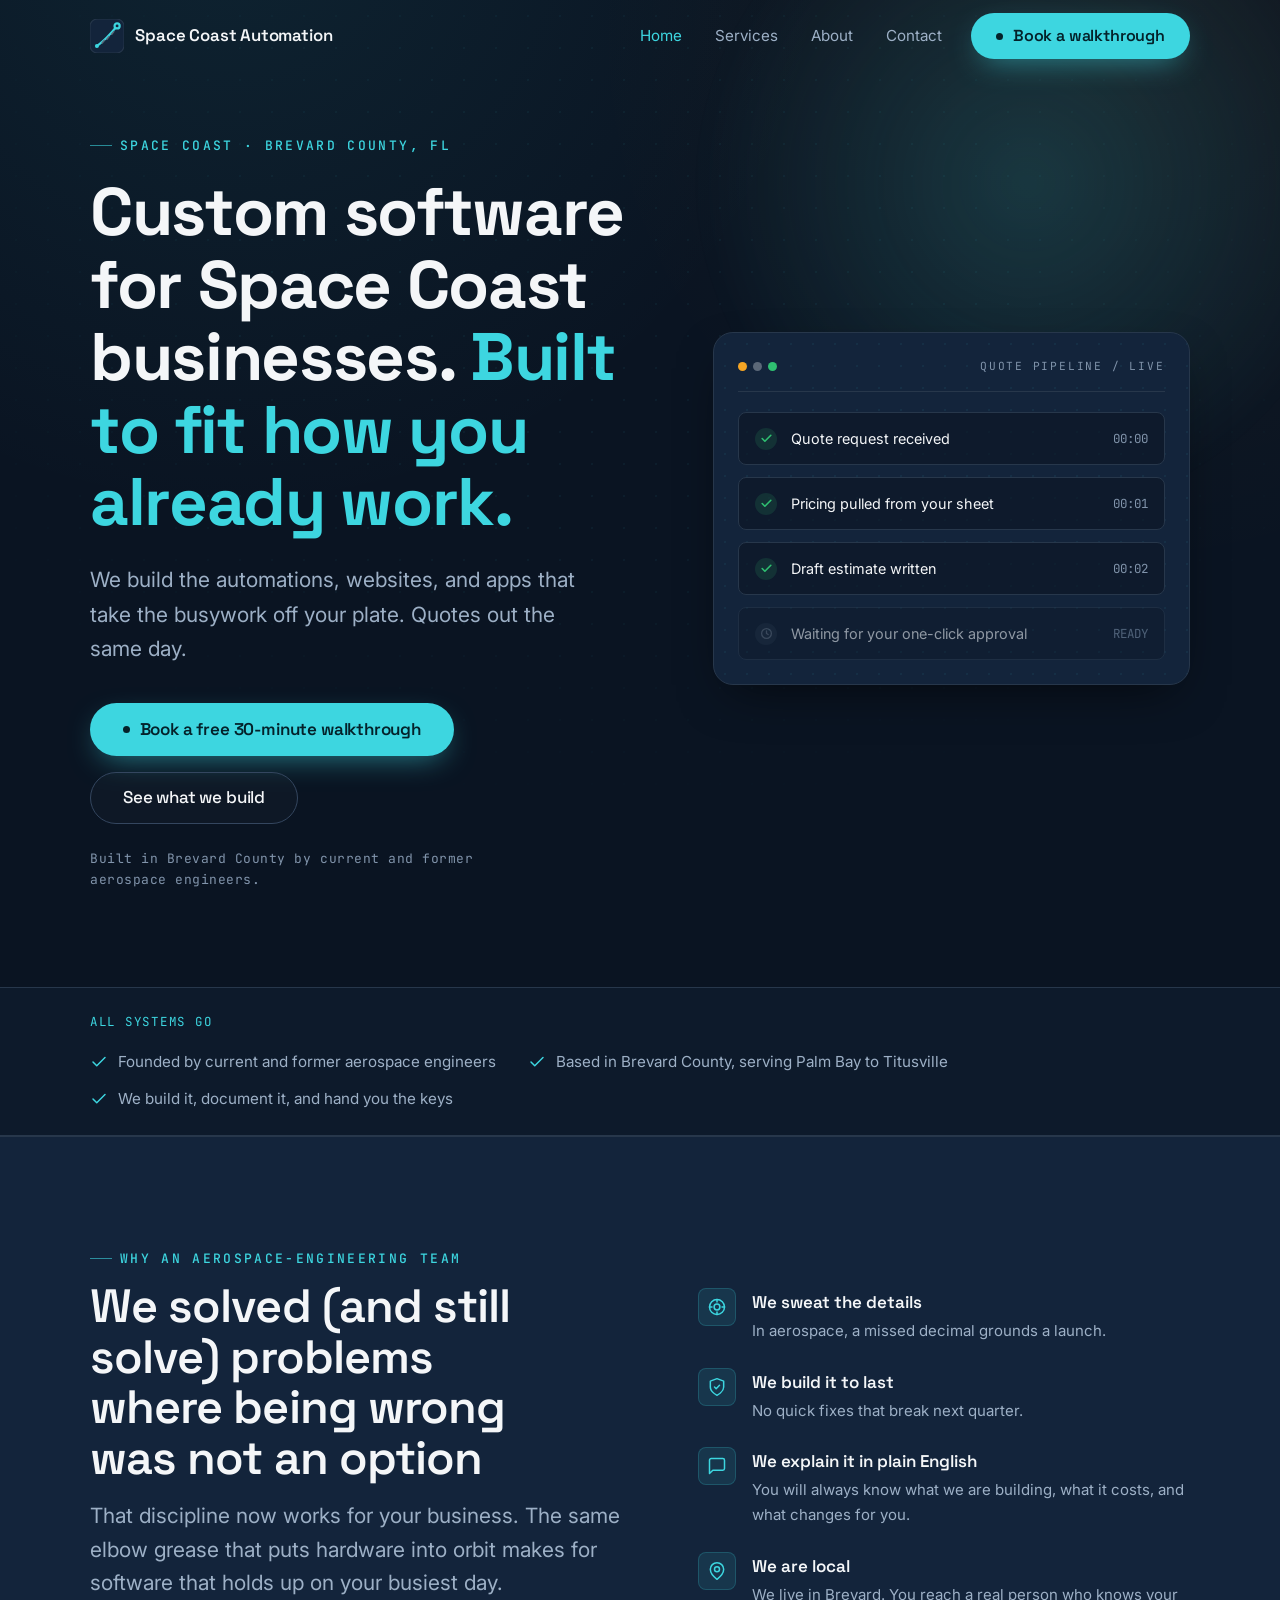
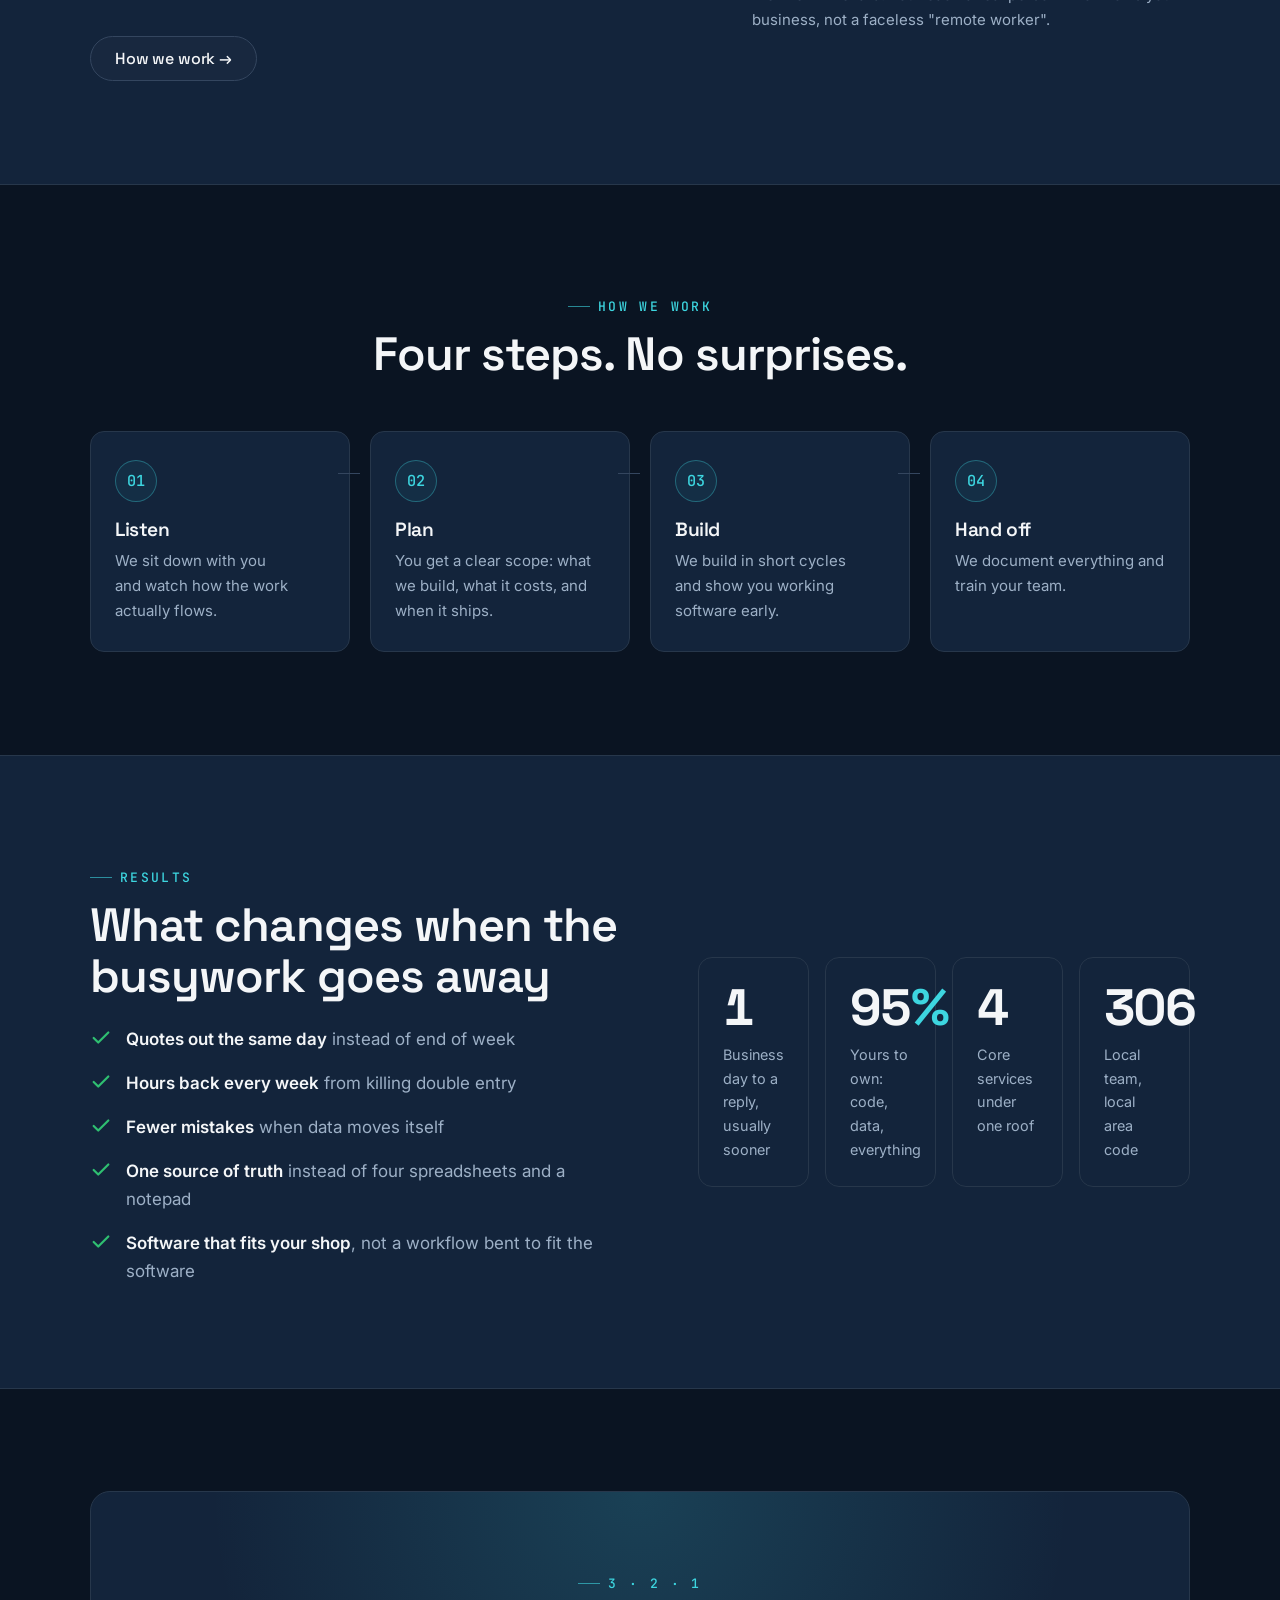
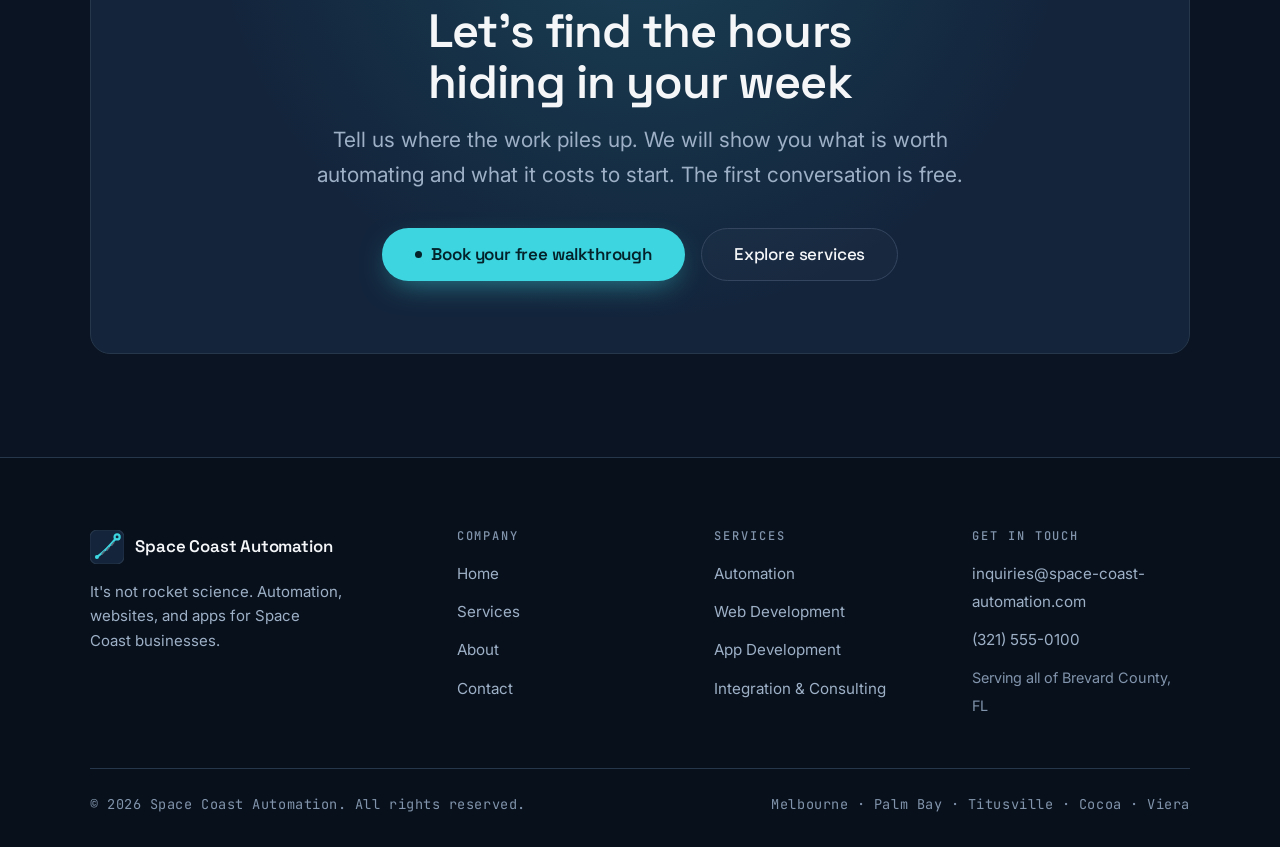
<file: index.html>
<!DOCTYPE html>
<html lang="en">
<head>
  <meta charset="UTF-8" />
  <meta name="viewport" content="width=device-width, initial-scale=1.0" />
  <title>Space Coast Automation | AI &amp; Web for Brevard County</title>
  <meta name="description" content="Custom websites, apps, and AI business process automation for Space Coast small businesses." />
  <link rel="canonical" href="https://space-coast-automation.com/" />
  <meta name="theme-color" content="#0a1422" />

  <!-- Open Graph -->
  <meta property="og:type" content="website" />
  <meta property="og:site_name" content="Space Coast Automation" />
  <meta property="og:title" content="Space Coast Automation: AI, Web &amp; App Development in Brevard County FL" />
  <meta property="og:description" content="We build custom websites, mobile apps, and AI workflow automation for small businesses across the Space Coast." />
  <meta property="og:url" content="https://space-coast-automation.com/" />
  <meta property="og:image" content="https://space-coast-automation.com/assets/img/og-default.png" />
  <meta property="og:image:width" content="1200" />
  <meta property="og:image:height" content="630" />

  <!-- Twitter -->
  <meta name="twitter:card" content="summary_large_image" />
  <meta name="twitter:title" content="Space Coast Automation: AI, Web &amp; App Development" />
  <meta name="twitter:description" content="Custom websites, apps, and AI automation for Space Coast small businesses." />
  <meta name="twitter:image" content="https://space-coast-automation.com/assets/img/og-default.png" />

  <!-- Icons -->
  <link rel="icon" href="/assets/img/favicon.svg" type="image/svg+xml" />
  <link rel="icon" href="/assets/img/favicon.ico" sizes="any" />
  <link rel="apple-touch-icon" href="/assets/img/apple-touch-icon.png" />
  <link rel="manifest" href="/site.webmanifest" />

  <!-- Fonts -->
  <link rel="preconnect" href="https://fonts.googleapis.com" />
  <link rel="preconnect" href="https://fonts.gstatic.com" crossorigin />
  <link rel="stylesheet" href="https://fonts.googleapis.com/css2?family=Space+Grotesk:wght@400;500;600;700&family=Inter:wght@400;500;600&family=JetBrains+Mono:wght@400;500&display=swap" />

  <link rel="stylesheet" href="/assets/css/styles.css" />

  <script type="application/ld+json">
  {"@context":"https://schema.org","@type":"ProfessionalService","@id":"https://space-coast-automation.com/#organization","name":"Space Coast Automation","description":"Space Coast Automation builds custom websites, mobile and web apps, and AI-powered business process automation for small businesses across Brevard County, Florida.","url":"https://space-coast-automation.com/","logo":"https://space-coast-automation.com/assets/img/icon-512.png","image":"https://space-coast-automation.com/assets/img/og-default.png","email":"inquiries@space-coast-automation.com","priceRange":"$$","address":{"@type":"PostalAddress","addressLocality":"Melbourne","addressRegion":"FL","addressCountry":"US"},"geo":{"@type":"GeoCoordinates","latitude":"28.0836","longitude":"-80.6081"},"areaServed":[{"@type":"AdministrativeArea","name":"Space Coast"},{"@type":"AdministrativeArea","name":"Brevard County, Florida"},{"@type":"City","name":"Melbourne, FL"},{"@type":"City","name":"Palm Bay, FL"},{"@type":"City","name":"Titusville, FL"},{"@type":"City","name":"Cocoa, FL"},{"@type":"City","name":"Cocoa Beach, FL"},{"@type":"City","name":"Rockledge, FL"},{"@type":"City","name":"Viera, FL"},{"@type":"City","name":"West Melbourne, FL"},{"@type":"City","name":"Satellite Beach, FL"},{"@type":"City","name":"Merritt Island, FL"}],"knowsAbout":["Business process automation","AI automation","Workflow automation","Custom website design","Custom web application development","Mobile app development","AI integration for small business"],"hasOfferCatalog":{"@type":"OfferCatalog","name":"Automation and Development Services","itemListElement":[{"@type":"Offer","itemOffered":{"@type":"Service","name":"Business Process Automation","description":"AI and workflow automation to reduce manual data entry, automate invoicing and scheduling, and integrate CRM systems for Space Coast small businesses."}},{"@type":"Offer","itemOffered":{"@type":"Service","name":"Custom Website Design and Development","description":"Responsive, mobile-first custom website design and development for Brevard County businesses."}},{"@type":"Offer","itemOffered":{"@type":"Service","name":"Mobile and Web App Development","description":"Custom iOS, Android, and web application development for local Brevard County businesses."}},{"@type":"Offer","itemOffered":{"@type":"Service","name":"Systems Integration and Consulting","description":"Connecting the tools a business already runs and advising on buy-versus-build decisions."}}]}}
  </script>
</head>
<body>
  <a class="skip-link" href="#main">Skip to content</a>

  <header class="site-header" data-header>
    <div class="container">
      <nav class="nav" aria-label="Primary">
        <a class="nav__logo" href="/" aria-label="Space Coast Automation, home">
          <svg width="34" height="34" viewBox="0 0 32 32" data-draw aria-hidden="true" focusable="false">
            <rect width="32" height="32" rx="7" fill="#13243B" stroke="#27374b" stroke-width="1" />
            <circle cx="6.5" cy="25.5" r="1.9" fill="#3DD6E0" />
            <path class="draw-path" pathLength="1" d="M6.5 25.5 Q15.5 19 25.5 6.5" fill="none" stroke="#3DD6E0" stroke-width="2.1" stroke-linecap="round" />
            <line x1="11.4" y1="22.6" x2="13.4" y2="20.1" stroke="#5B6878" stroke-width="1.4" stroke-linecap="round" />
            <line x1="15.9" y1="19.1" x2="17.9" y2="16.6" stroke="#5B6878" stroke-width="1.4" stroke-linecap="round" />
            <line x1="20.4" y1="14.4" x2="22.4" y2="11.9" stroke="#5B6878" stroke-width="1.4" stroke-linecap="round" />
            <circle cx="25.5" cy="6.5" r="2.4" fill="#13243B" stroke="#3DD6E0" stroke-width="2.1" />
          </svg>
          <span>Space Coast Automation</span>
        </a>

        <button class="nav__toggle" data-nav-toggle aria-expanded="false" aria-controls="nav-menu">
          <span class="sr-only">Menu</span>
          <svg class="icon-open" viewBox="0 0 24 24" fill="none" stroke="currentColor" stroke-width="2" stroke-linecap="round" aria-hidden="true"><path d="M3 6h18M3 12h18M3 18h18" /></svg>
          <svg class="icon-close" viewBox="0 0 24 24" fill="none" stroke="currentColor" stroke-width="2" stroke-linecap="round" aria-hidden="true"><path d="M18 6 6 18M6 6l12 12" /></svg>
        </button>

        <div class="nav__menu" id="nav-menu" data-nav-menu>
          <ul class="nav__links">
            <li><a class="nav__link" href="/" aria-current="page">Home</a></li>
            <li><a class="nav__link" href="/services/">Services</a></li>
            <li><a class="nav__link" href="/about/">About</a></li>
            <li><a class="nav__link" href="/contact/">Contact</a></li>
          </ul>
          <div class="nav__actions">
            <a class="btn btn--primary" href="/contact/"><span class="dot" aria-hidden="true"></span>Book a walkthrough</a>
          </div>
        </div>
      </nav>
    </div>
  </header>

  <main id="main">
    <!-- ===================== Hero ===================== -->
    <section class="hero">
      <div class="hero__bg" aria-hidden="true"></div>
      <div class="hero__glow" aria-hidden="true"></div>
      <div class="container">
        <div class="hero__inner">
          <div class="hero__copy">
            <span class="eyebrow reveal">Space Coast &middot; Brevard County, FL</span>
            <h1 class="hero__title reveal" data-delay="1">Custom software for Space Coast businesses. <span class="accent">Built to fit how you already work.</span></h1>
            <p class="hero__subtitle reveal" data-delay="2">We build the automations, websites, and apps that take the busywork off your plate. Quotes out the same day.</p>
            <div class="hero__actions reveal" data-delay="2">
              <a class="btn btn--primary btn--lg" href="/contact/"><span class="dot" aria-hidden="true"></span>Book a free 30-minute walkthrough</a>
              <a class="btn btn--secondary btn--lg" href="/services/">See what we build</a>
            </div>
            <p class="hero__note reveal" data-delay="3">Built in Brevard County by current and former aerospace engineers.</p>
          </div>

          <div class="hero__visual reveal" data-delay="2">
            <div class="panel" role="img" aria-label="Example automation flow: a new quote request moving through automated steps until a draft estimate is ready to send.">
              <div class="panel__bar">
                <span class="panel__dots" aria-hidden="true"><span></span><span></span><span></span></span>
                <span class="panel__label">QUOTE&nbsp;PIPELINE&nbsp;/&nbsp;LIVE</span>
              </div>
              <div class="flow">
                <div class="flow__row">
                  <span class="tick" aria-hidden="true"><svg viewBox="0 0 24 24" fill="none" stroke="currentColor" stroke-width="3" stroke-linecap="round" stroke-linejoin="round"><path d="M20 6 9 17l-5-5" /></svg></span>
                  Quote request received
                  <code>00:00</code>
                </div>
                <div class="flow__row">
                  <span class="tick" aria-hidden="true"><svg viewBox="0 0 24 24" fill="none" stroke="currentColor" stroke-width="3" stroke-linecap="round" stroke-linejoin="round"><path d="M20 6 9 17l-5-5" /></svg></span>
                  Pricing pulled from your sheet
                  <code>00:01</code>
                </div>
                <div class="flow__row">
                  <span class="tick" aria-hidden="true"><svg viewBox="0 0 24 24" fill="none" stroke="currentColor" stroke-width="3" stroke-linecap="round" stroke-linejoin="round"><path d="M20 6 9 17l-5-5" /></svg></span>
                  Draft estimate written
                  <code>00:02</code>
                </div>
                <div class="flow__row flow__row--muted">
                  <span class="tick" aria-hidden="true"><svg viewBox="0 0 24 24" fill="none" stroke="currentColor" stroke-width="2.4" stroke-linecap="round"><circle cx="12" cy="12" r="9" /><path d="M12 7v5l3 2" /></svg></span>
                  Waiting for your one-click approval
                  <code>READY</code>
                </div>
              </div>
            </div>
          </div>
        </div>
      </div>
    </section>

    <!-- ===================== Trust strip ===================== -->
    <section class="trust">
      <div class="container">
        <div class="trust__inner">
          <span class="trust__tag">All systems go</span>
          <ul class="trust__list">
            <li class="trust__item reveal"><svg viewBox="0 0 24 24" fill="none" stroke="currentColor" stroke-width="2" stroke-linecap="round" stroke-linejoin="round" aria-hidden="true"><path d="M20 6 9 17l-5-5" /></svg>Founded by current and former aerospace engineers</li>
            <li class="trust__item reveal" data-delay="1"><svg viewBox="0 0 24 24" fill="none" stroke="currentColor" stroke-width="2" stroke-linecap="round" stroke-linejoin="round" aria-hidden="true"><path d="M20 6 9 17l-5-5" /></svg>Based in Brevard County, serving Palm Bay to Titusville</li>
            <li class="trust__item reveal" data-delay="2"><svg viewBox="0 0 24 24" fill="none" stroke="currentColor" stroke-width="2" stroke-linecap="round" stroke-linejoin="round" aria-hidden="true"><path d="M20 6 9 17l-5-5" /></svg>We build it, document it, and hand you the keys</li>
          </ul>
        </div>
      </div>
    </section>


    <!-- ===================== Why aerospace ===================== -->
    <section class="section section--panel">
      <div class="container">
        <div class="split">
          <div>
            <span class="eyebrow">Why an aerospace-engineering team</span>
            <h2 class="section__title" style="margin-top:0.75rem">We solved (and still solve) problems where being wrong was not an option</h2>
            <p class="lead" style="margin-top:1rem">That discipline now works for your business. The same elbow grease that puts hardware into orbit makes for software that holds up on your busiest day.</p>
            <div class="hero__actions">
              <a class="btn btn--secondary" href="/about/">How we work &rarr;</a>
            </div>
          </div>
          <div class="feature-list">
            <div class="feature reveal">
              <span class="feature__icon" aria-hidden="true"><svg viewBox="0 0 24 24" fill="none" stroke="currentColor" stroke-width="1.8" stroke-linecap="round" stroke-linejoin="round"><circle cx="12" cy="12" r="9" /><circle cx="12" cy="12" r="3.5" /><path d="M12 3v3M12 18v3M3 12h3M18 12h3" /></svg></span>
              <div>
                <p class="feature__title">We sweat the details</p>
                <p class="feature__text">In aerospace, a missed decimal grounds a launch.</p>
              </div>
            </div>
            <div class="feature reveal" data-delay="1">
              <span class="feature__icon" aria-hidden="true"><svg viewBox="0 0 24 24" fill="none" stroke="currentColor" stroke-width="1.8" stroke-linecap="round" stroke-linejoin="round"><path d="M12 22s8-4 8-10V5l-8-3-8 3v7c0 6 8 10 8 10Z" /><path d="m9 12 2 2 4-4" /></svg></span>
              <div>
                <p class="feature__title">We build it to last</p>
                <p class="feature__text">No quick fixes that break next quarter.</p>
              </div>
            </div>
            <div class="feature reveal" data-delay="2">
              <span class="feature__icon" aria-hidden="true"><svg viewBox="0 0 24 24" fill="none" stroke="currentColor" stroke-width="1.8" stroke-linecap="round" stroke-linejoin="round"><path d="M21 15a2 2 0 0 1-2 2H7l-4 4V5a2 2 0 0 1 2-2h14a2 2 0 0 1 2 2Z" /></svg></span>
              <div>
                <p class="feature__title">We explain it in plain English</p>
                <p class="feature__text">You will always know what we are building, what it costs, and what changes for you.</p>
              </div>
            </div>
            <div class="feature reveal" data-delay="3">
              <span class="feature__icon" aria-hidden="true"><svg viewBox="0 0 24 24" fill="none" stroke="currentColor" stroke-width="1.8" stroke-linecap="round" stroke-linejoin="round"><path d="M20 10c0 6-8 12-8 12s-8-6-8-12a8 8 0 0 1 16 0Z" /><circle cx="12" cy="10" r="3" /></svg></span>
              <div>
                <p class="feature__title">We are local</p>
                <p class="feature__text">We live in Brevard. You reach a real person who knows your business, not a faceless "remote worker".</p>
              </div>
            </div>
          </div>
        </div>
      </div>
    </section>

    <!-- ===================== Process ===================== -->
    <section class="section">
      <div class="container">
        <div class="section__head section__head--center">
          <span class="eyebrow eyebrow--center">How we work</span>
          <h2 class="section__title">Four steps. No surprises.</h2>
        </div>
        <div class="steps">
          <div class="step reveal">
            <span class="step__num">01</span>
            <h3 class="step__title">Listen</h3>
            <p class="step__text">We sit down with you and watch how the work actually flows.</p>
          </div>
          <div class="step reveal" data-delay="1">
            <span class="step__num">02</span>
            <h3 class="step__title">Plan</h3>
            <p class="step__text">You get a clear scope: what we build, what it costs, and when it ships.</p>
          </div>
          <div class="step reveal" data-delay="2">
            <span class="step__num">03</span>
            <h3 class="step__title">Build</h3>
            <p class="step__text">We build in short cycles and show you working software early.</p>
          </div>
          <div class="step reveal" data-delay="3">
            <span class="step__num">04</span>
            <h3 class="step__title">Hand off</h3>
            <p class="step__text">We document everything and train your team.</p>
          </div>
        </div>
      </div>
    </section>

    <!-- ===================== Results + stats ===================== -->
    <section class="section section--panel">
      <div class="container">
        <div class="split">
          <div>
            <span class="eyebrow">Results</span>
            <h2 class="section__title" style="margin-top:0.75rem">What changes when the busywork goes away</h2>
            <ul class="checklist" style="margin-top:1.5rem">
              <li><svg viewBox="0 0 24 24" fill="none" stroke="currentColor" stroke-width="2.4" stroke-linecap="round" stroke-linejoin="round" aria-hidden="true"><path d="M20 6 9 17l-5-5" /></svg><span><strong>Quotes out the same day</strong> instead of end of week</span></li>
              <li><svg viewBox="0 0 24 24" fill="none" stroke="currentColor" stroke-width="2.4" stroke-linecap="round" stroke-linejoin="round" aria-hidden="true"><path d="M20 6 9 17l-5-5" /></svg><span><strong>Hours back every week</strong> from killing double entry</span></li>
              <li><svg viewBox="0 0 24 24" fill="none" stroke="currentColor" stroke-width="2.4" stroke-linecap="round" stroke-linejoin="round" aria-hidden="true"><path d="M20 6 9 17l-5-5" /></svg><span><strong>Fewer mistakes</strong> when data moves itself</span></li>
              <li><svg viewBox="0 0 24 24" fill="none" stroke="currentColor" stroke-width="2.4" stroke-linecap="round" stroke-linejoin="round" aria-hidden="true"><path d="M20 6 9 17l-5-5" /></svg><span><strong>One source of truth</strong> instead of four spreadsheets and a notepad</span></li>
              <li><svg viewBox="0 0 24 24" fill="none" stroke="currentColor" stroke-width="2.4" stroke-linecap="round" stroke-linejoin="round" aria-hidden="true"><path d="M20 6 9 17l-5-5" /></svg><span><strong>Software that fits your shop</strong>, not a workflow bent to fit the software</span></li>
            </ul>
          </div>
          <div class="stats">
            <div class="stat reveal">
              <div class="stat__num"><span data-count="1">1</span></div>
              <p class="stat__label">Business day to a reply, usually sooner</p>
            </div>
            <div class="stat reveal" data-delay="1">
              <div class="stat__num"><span data-count="100">100</span><span class="unit">%</span></div>
              <p class="stat__label">Yours to own: code, data, everything</p>
            </div>
            <div class="stat reveal" data-delay="2">
              <div class="stat__num"><span data-count="4">4</span></div>
              <p class="stat__label">Core services under one roof</p>
            </div>
            <div class="stat reveal" data-delay="3">
              <div class="stat__num"><span data-count="321">321</span></div>
              <p class="stat__label">Local team, local area code</p>
            </div>
          </div>
        </div>
      </div>
    </section>

    <!-- ===================== Final CTA ===================== -->
    <section class="section">
      <div class="container">
        <div class="cta-band reveal">
          <div class="cta-band__bg" aria-hidden="true"></div>
          <span class="eyebrow eyebrow--center">3 &middot; 2 &middot; 1</span>
          <h2 style="margin-top:0.75rem">Let's find the hours hiding in your week</h2>
          <p>Tell us where the work piles up. We will show you what is worth automating and what it costs to start. The first conversation is free.</p>
          <div class="hero__actions">
            <a class="btn btn--primary btn--lg" href="/contact/"><span class="dot" aria-hidden="true"></span>Book your free walkthrough</a>
            <a class="btn btn--secondary btn--lg" href="/services/">Explore services</a>
          </div>
        </div>
      </div>
    </section>
  </main>

  <footer class="footer">
    <div class="container">
      <div class="footer__grid">
        <div class="footer__brand">
          <a class="nav__logo" href="/" aria-label="Space Coast Automation, home">
            <svg width="34" height="34" viewBox="0 0 32 32" aria-hidden="true" focusable="false">
              <rect width="32" height="32" rx="7" fill="#13243B" stroke="#27374b" stroke-width="1" />
              <circle cx="6.5" cy="25.5" r="1.9" fill="#3DD6E0" />
              <path d="M6.5 25.5 Q15.5 19 25.5 6.5" fill="none" stroke="#3DD6E0" stroke-width="2.1" stroke-linecap="round" />
              <line x1="11.4" y1="22.6" x2="13.4" y2="20.1" stroke="#5B6878" stroke-width="1.4" stroke-linecap="round" />
              <line x1="15.9" y1="19.1" x2="17.9" y2="16.6" stroke="#5B6878" stroke-width="1.4" stroke-linecap="round" />
              <line x1="20.4" y1="14.4" x2="22.4" y2="11.9" stroke="#5B6878" stroke-width="1.4" stroke-linecap="round" />
              <circle cx="25.5" cy="6.5" r="2.4" fill="#13243B" stroke="#3DD6E0" stroke-width="2.1" />
            </svg>
            <span>Space Coast Automation</span>
          </a>
          <p class="footer__tagline">It's not rocket science. Automation, websites, and apps for Space Coast businesses.</p>
        </div>
        <div class="footer__col">
          <h4>Company</h4>
          <ul>
            <li><a href="/">Home</a></li>
            <li><a href="/services/">Services</a></li>
            <li><a href="/about/">About</a></li>
            <li><a href="/contact/">Contact</a></li>
          </ul>
        </div>
        <div class="footer__col">
          <h4>Services</h4>
          <ul>
            <li><a href="/services/#automation">Automation</a></li>
            <li><a href="/services/#web">Web Development</a></li>
            <li><a href="/services/#apps">App Development</a></li>
            <li><a href="/services/#integration">Integration &amp; Consulting</a></li>
          </ul>
        </div>
        <div class="footer__col">
          <h4>Get in touch</h4>
          <ul>
            <li><a href="mailto:inquiries@space-coast-automation.com">inquiries@space-coast-automation.com</a></li>
            <li><a href="tel:+13215550100">(321) 555-0100</a></li>
            <li><span style="color:var(--text-dim);font-size:0.9rem">Serving all of Brevard County, FL</span></li>
          </ul>
        </div>
      </div>
      <div class="footer__bottom">
        <span class="mono">&copy; <span data-year>2026</span> Space Coast Automation. All rights reserved.</span>
        <span class="mono">Melbourne &middot; Palm Bay &middot; Titusville &middot; Cocoa &middot; Viera</span>
      </div>
    </div>
  </footer>

  <script src="/assets/js/main.js" defer></script>
</body>
</html>
</file>
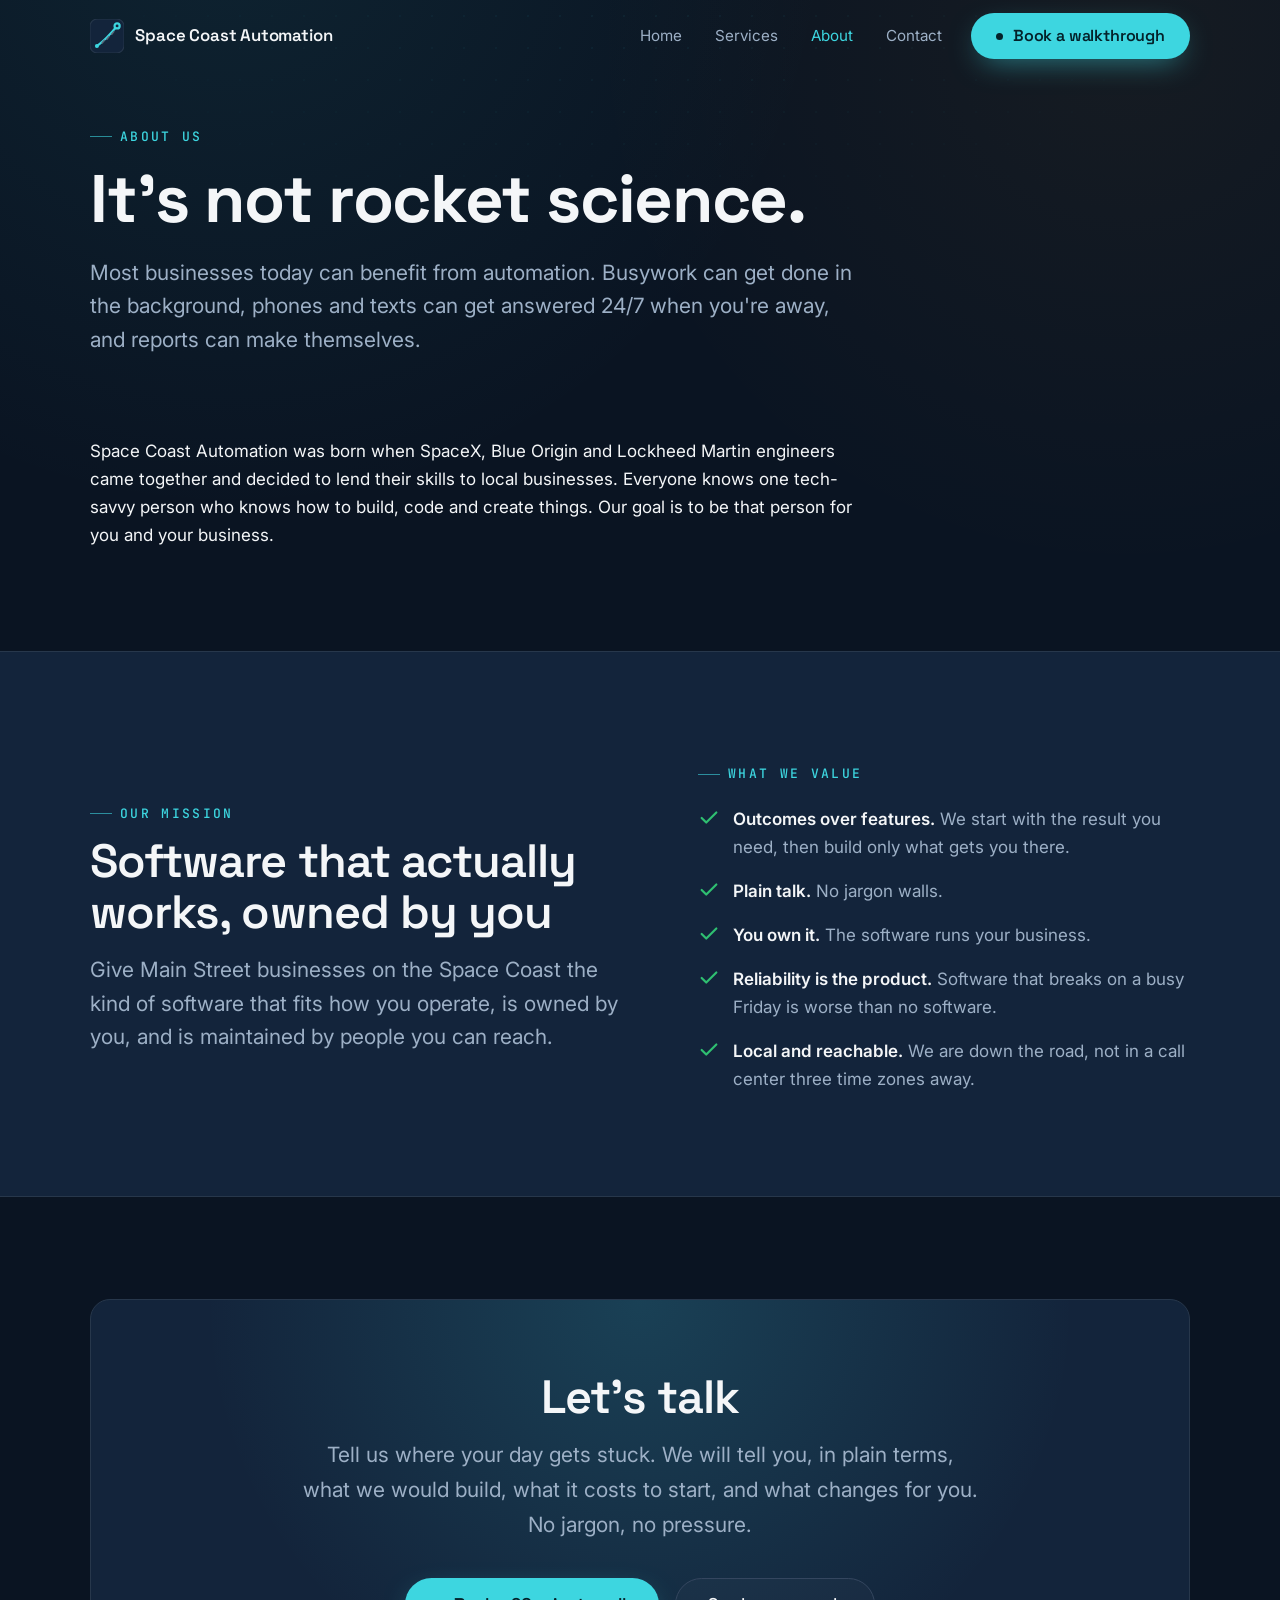
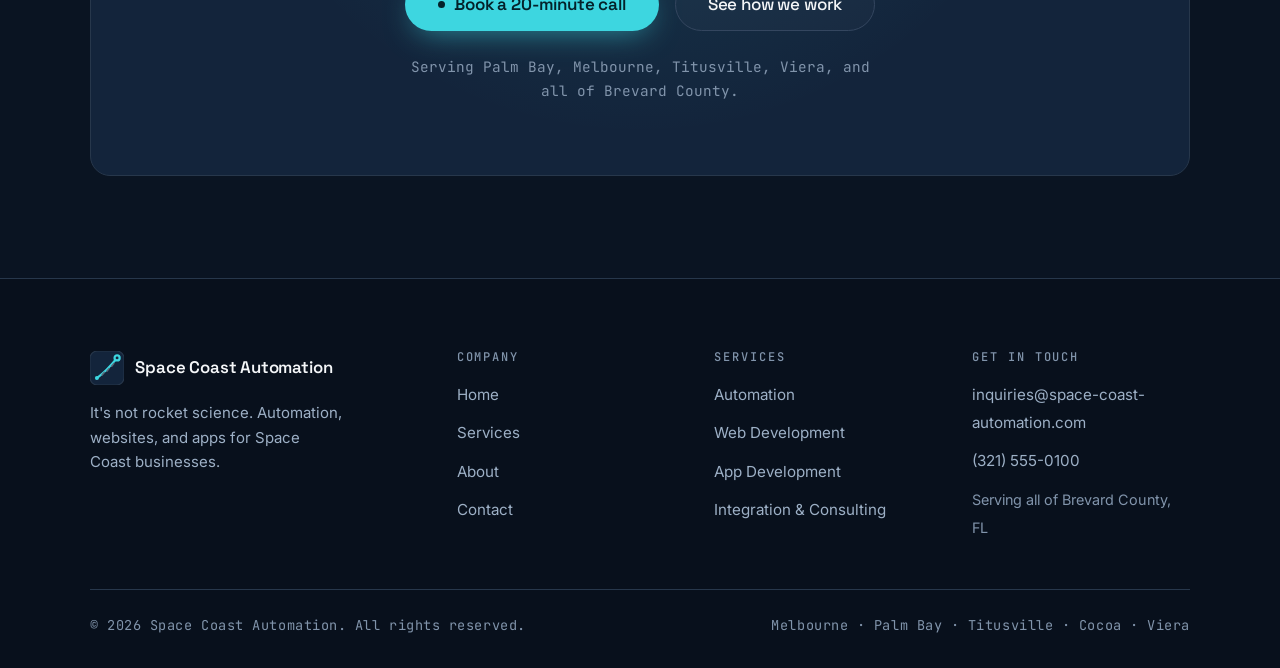
<file: about/index.html>
<!DOCTYPE html>
<html lang="en">
<head>
  <meta charset="UTF-8" />
  <meta name="viewport" content="width=device-width, initial-scale=1.0" />
  <title>About Us | Space Coast Automation, Brevard County</title>
  <meta name="description" content="It's not rocket science. Meet the Space Coast automation and web development team serving small businesses across Brevard County FL." />
  <link rel="canonical" href="https://space-coast-automation.com/about/" />
  <meta name="theme-color" content="#0a1422" />

  <meta property="og:type" content="website" />
  <meta property="og:site_name" content="Space Coast Automation" />
  <meta property="og:title" content="About Space Coast Automation | It's not rocket science" />
  <meta property="og:description" content="Learn how our Brevard County team brings aerospace-grade engineering to automation, web design, and app development for Space Coast small businesses." />
  <meta property="og:url" content="https://space-coast-automation.com/about/" />
  <meta property="og:image" content="https://space-coast-automation.com/assets/img/og-default.png" />
  <meta property="og:image:width" content="1200" />
  <meta property="og:image:height" content="630" />
  <meta name="twitter:card" content="summary_large_image" />
  <meta name="twitter:title" content="About Space Coast Automation" />
  <meta name="twitter:description" content="Aerospace-grade engineering for Space Coast small businesses." />
  <meta name="twitter:image" content="https://space-coast-automation.com/assets/img/og-default.png" />

  <link rel="icon" href="/assets/img/favicon.svg" type="image/svg+xml" />
  <link rel="icon" href="/assets/img/favicon.ico" sizes="any" />
  <link rel="apple-touch-icon" href="/assets/img/apple-touch-icon.png" />
  <link rel="manifest" href="/site.webmanifest" />

  <link rel="preconnect" href="https://fonts.googleapis.com" />
  <link rel="preconnect" href="https://fonts.gstatic.com" crossorigin />
  <link rel="stylesheet" href="https://fonts.googleapis.com/css2?family=Space+Grotesk:wght@400;500;600;700&family=Inter:wght@400;500;600&family=JetBrains+Mono:wght@400;500&display=swap" />
  <link rel="stylesheet" href="/assets/css/styles.css" />

  <script type="application/ld+json">
  {"@context":"https://schema.org","@type":"BreadcrumbList","itemListElement":[{"@type":"ListItem","position":1,"name":"Home","item":"https://space-coast-automation.com/"},{"@type":"ListItem","position":2,"name":"About","item":"https://space-coast-automation.com/about/"}]}
  </script>
</head>
<body>
  <a class="skip-link" href="#main">Skip to content</a>

  <header class="site-header" data-header>
    <div class="container">
      <nav class="nav" aria-label="Primary">
        <a class="nav__logo" href="/" aria-label="Space Coast Automation, home">
          <svg width="34" height="34" viewBox="0 0 32 32" data-draw aria-hidden="true" focusable="false">
            <rect width="32" height="32" rx="7" fill="#13243B" stroke="#27374b" stroke-width="1" />
            <circle cx="6.5" cy="25.5" r="1.9" fill="#3DD6E0" />
            <path class="draw-path" pathLength="1" d="M6.5 25.5 Q15.5 19 25.5 6.5" fill="none" stroke="#3DD6E0" stroke-width="2.1" stroke-linecap="round" />
            <line x1="11.4" y1="22.6" x2="13.4" y2="20.1" stroke="#5B6878" stroke-width="1.4" stroke-linecap="round" />
            <line x1="15.9" y1="19.1" x2="17.9" y2="16.6" stroke="#5B6878" stroke-width="1.4" stroke-linecap="round" />
            <line x1="20.4" y1="14.4" x2="22.4" y2="11.9" stroke="#5B6878" stroke-width="1.4" stroke-linecap="round" />
            <circle cx="25.5" cy="6.5" r="2.4" fill="#13243B" stroke="#3DD6E0" stroke-width="2.1" />
          </svg>
          <span>Space Coast Automation</span>
        </a>
        <button class="nav__toggle" data-nav-toggle aria-expanded="false" aria-controls="nav-menu">
          <span class="sr-only">Menu</span>
          <svg class="icon-open" viewBox="0 0 24 24" fill="none" stroke="currentColor" stroke-width="2" stroke-linecap="round" aria-hidden="true"><path d="M3 6h18M3 12h18M3 18h18" /></svg>
          <svg class="icon-close" viewBox="0 0 24 24" fill="none" stroke="currentColor" stroke-width="2" stroke-linecap="round" aria-hidden="true"><path d="M18 6 6 18M6 6l12 12" /></svg>
        </button>
        <div class="nav__menu" id="nav-menu" data-nav-menu>
          <ul class="nav__links">
            <li><a class="nav__link" href="/">Home</a></li>
            <li><a class="nav__link" href="/services/">Services</a></li>
            <li><a class="nav__link" href="/about/" aria-current="page">About</a></li>
            <li><a class="nav__link" href="/contact/">Contact</a></li>
          </ul>
          <div class="nav__actions">
            <a class="btn btn--primary" href="/contact/"><span class="dot" aria-hidden="true"></span>Book a walkthrough</a>
          </div>
        </div>
      </nav>
    </div>
  </header>

  <main id="main">
    <section class="page-hero">
      <div class="page-hero__bg" aria-hidden="true"></div>
      <div class="container">
        <span class="eyebrow">About us</span>
        <h1>It's not rocket science.</h1>
        <p class="lead">Most businesses today can benefit from automation. Busywork can get done in the background, phones and texts can get answered 24/7 when you're away, and reports can make themselves.</p>
      </div>
    </section>

    <section class="section" style="padding-top:1rem">
      <div class="container">
        <div class="prose">
          <p>Space Coast Automation was born when SpaceX, Blue Origin and Lockheed Martin engineers came together and decided to lend their skills to local businesses. Everyone knows one tech-savvy person who knows how to build, code and create things. Our goal is to be that person for you and your business. </p>
        </div>
      </div>
    </section>

    <!-- Mission + values -->
    <section class="section section--panel">
      <div class="container">
        <div class="split">
          <div>
            <span class="eyebrow">Our mission</span>
            <h2 class="section__title" style="margin-top:0.75rem">Software that actually works, owned by you</h2>
            <p class="lead" style="margin-top:1rem">Give Main Street businesses on the Space Coast the kind of software that fits how you operate, is owned by you, and is maintained by people you can reach.</p>
          </div>
          <div>
            <span class="eyebrow">What we value</span>
            <ul class="checklist" style="margin-top:1.25rem">
              <li><svg viewBox="0 0 24 24" fill="none" stroke="currentColor" stroke-width="2.4" stroke-linecap="round" stroke-linejoin="round" aria-hidden="true"><path d="M20 6 9 17l-5-5" /></svg><span><strong>Outcomes over features.</strong> We start with the result you need, then build only what gets you there.</span></li>
              <li><svg viewBox="0 0 24 24" fill="none" stroke="currentColor" stroke-width="2.4" stroke-linecap="round" stroke-linejoin="round" aria-hidden="true"><path d="M20 6 9 17l-5-5" /></svg><span><strong>Plain talk.</strong> No jargon walls.</span></li>
              <li><svg viewBox="0 0 24 24" fill="none" stroke="currentColor" stroke-width="2.4" stroke-linecap="round" stroke-linejoin="round" aria-hidden="true"><path d="M20 6 9 17l-5-5" /></svg><span><strong>You own it.</strong> The software runs your business.</span></li>
              <li><svg viewBox="0 0 24 24" fill="none" stroke="currentColor" stroke-width="2.4" stroke-linecap="round" stroke-linejoin="round" aria-hidden="true"><path d="M20 6 9 17l-5-5" /></svg><span><strong>Reliability is the product.</strong> Software that breaks on a busy Friday is worse than no software.</span></li>
              <li><svg viewBox="0 0 24 24" fill="none" stroke="currentColor" stroke-width="2.4" stroke-linecap="round" stroke-linejoin="round" aria-hidden="true"><path d="M20 6 9 17l-5-5" /></svg><span><strong>Local and reachable.</strong> We are down the road, not in a call center three time zones away.</span></li>
            </ul>
          </div>
        </div>
      </div>
    </section>

    <section class="section">
      <div class="container">
        <div class="cta-band reveal">
          <div class="cta-band__bg" aria-hidden="true"></div>
          <h2 style="margin-top:0">Let's talk</h2>
          <p>Tell us where your day gets stuck. We will tell you, in plain terms, what we would build, what it costs to start, and what changes for you. No jargon, no pressure.</p>
          <div class="hero__actions">
            <a class="btn btn--primary btn--lg" href="/contact/"><span class="dot" aria-hidden="true"></span>Book a 20-minute call</a>
            <a class="btn btn--secondary btn--lg" href="/services/">See how we work</a>
          </div>
          <p style="margin-top:1.5rem;font-size:0.9rem;color:var(--text-dim)" class="mono">Serving Palm Bay, Melbourne, Titusville, Viera, and all of Brevard County.</p>
        </div>
      </div>
    </section>
  </main>

  <footer class="footer">
    <div class="container">
      <div class="footer__grid">
        <div class="footer__brand">
          <a class="nav__logo" href="/" aria-label="Space Coast Automation, home">
            <svg width="34" height="34" viewBox="0 0 32 32" aria-hidden="true" focusable="false">
              <rect width="32" height="32" rx="7" fill="#13243B" stroke="#27374b" stroke-width="1" />
              <circle cx="6.5" cy="25.5" r="1.9" fill="#3DD6E0" />
              <path d="M6.5 25.5 Q15.5 19 25.5 6.5" fill="none" stroke="#3DD6E0" stroke-width="2.1" stroke-linecap="round" />
              <line x1="11.4" y1="22.6" x2="13.4" y2="20.1" stroke="#5B6878" stroke-width="1.4" stroke-linecap="round" />
              <line x1="15.9" y1="19.1" x2="17.9" y2="16.6" stroke="#5B6878" stroke-width="1.4" stroke-linecap="round" />
              <line x1="20.4" y1="14.4" x2="22.4" y2="11.9" stroke="#5B6878" stroke-width="1.4" stroke-linecap="round" />
              <circle cx="25.5" cy="6.5" r="2.4" fill="#13243B" stroke="#3DD6E0" stroke-width="2.1" />
            </svg>
            <span>Space Coast Automation</span>
          </a>
          <p class="footer__tagline">It's not rocket science. Automation, websites, and apps for Space Coast businesses.</p>
        </div>
        <div class="footer__col">
          <h4>Company</h4>
          <ul>
            <li><a href="/">Home</a></li>
            <li><a href="/services/">Services</a></li>
            <li><a href="/about/">About</a></li>
            <li><a href="/contact/">Contact</a></li>
          </ul>
        </div>
        <div class="footer__col">
          <h4>Services</h4>
          <ul>
            <li><a href="/services/#automation">Automation</a></li>
            <li><a href="/services/#web">Web Development</a></li>
            <li><a href="/services/#apps">App Development</a></li>
            <li><a href="/services/#integration">Integration &amp; Consulting</a></li>
          </ul>
        </div>
        <div class="footer__col">
          <h4>Get in touch</h4>
          <ul>
            <li><a href="mailto:inquiries@space-coast-automation.com">inquiries@space-coast-automation.com</a></li>
            <li><a href="tel:+13215550100">(321) 555-0100</a></li>
            <li><span style="color:var(--text-dim);font-size:0.9rem">Serving all of Brevard County, FL</span></li>
          </ul>
        </div>
      </div>
      <div class="footer__bottom">
        <span class="mono">&copy; <span data-year>2026</span> Space Coast Automation. All rights reserved.</span>
        <span class="mono">Melbourne &middot; Palm Bay &middot; Titusville &middot; Cocoa &middot; Viera</span>
      </div>
    </div>
  </footer>

  <script src="/assets/js/main.js" defer></script>
</body>
</html>
</file>
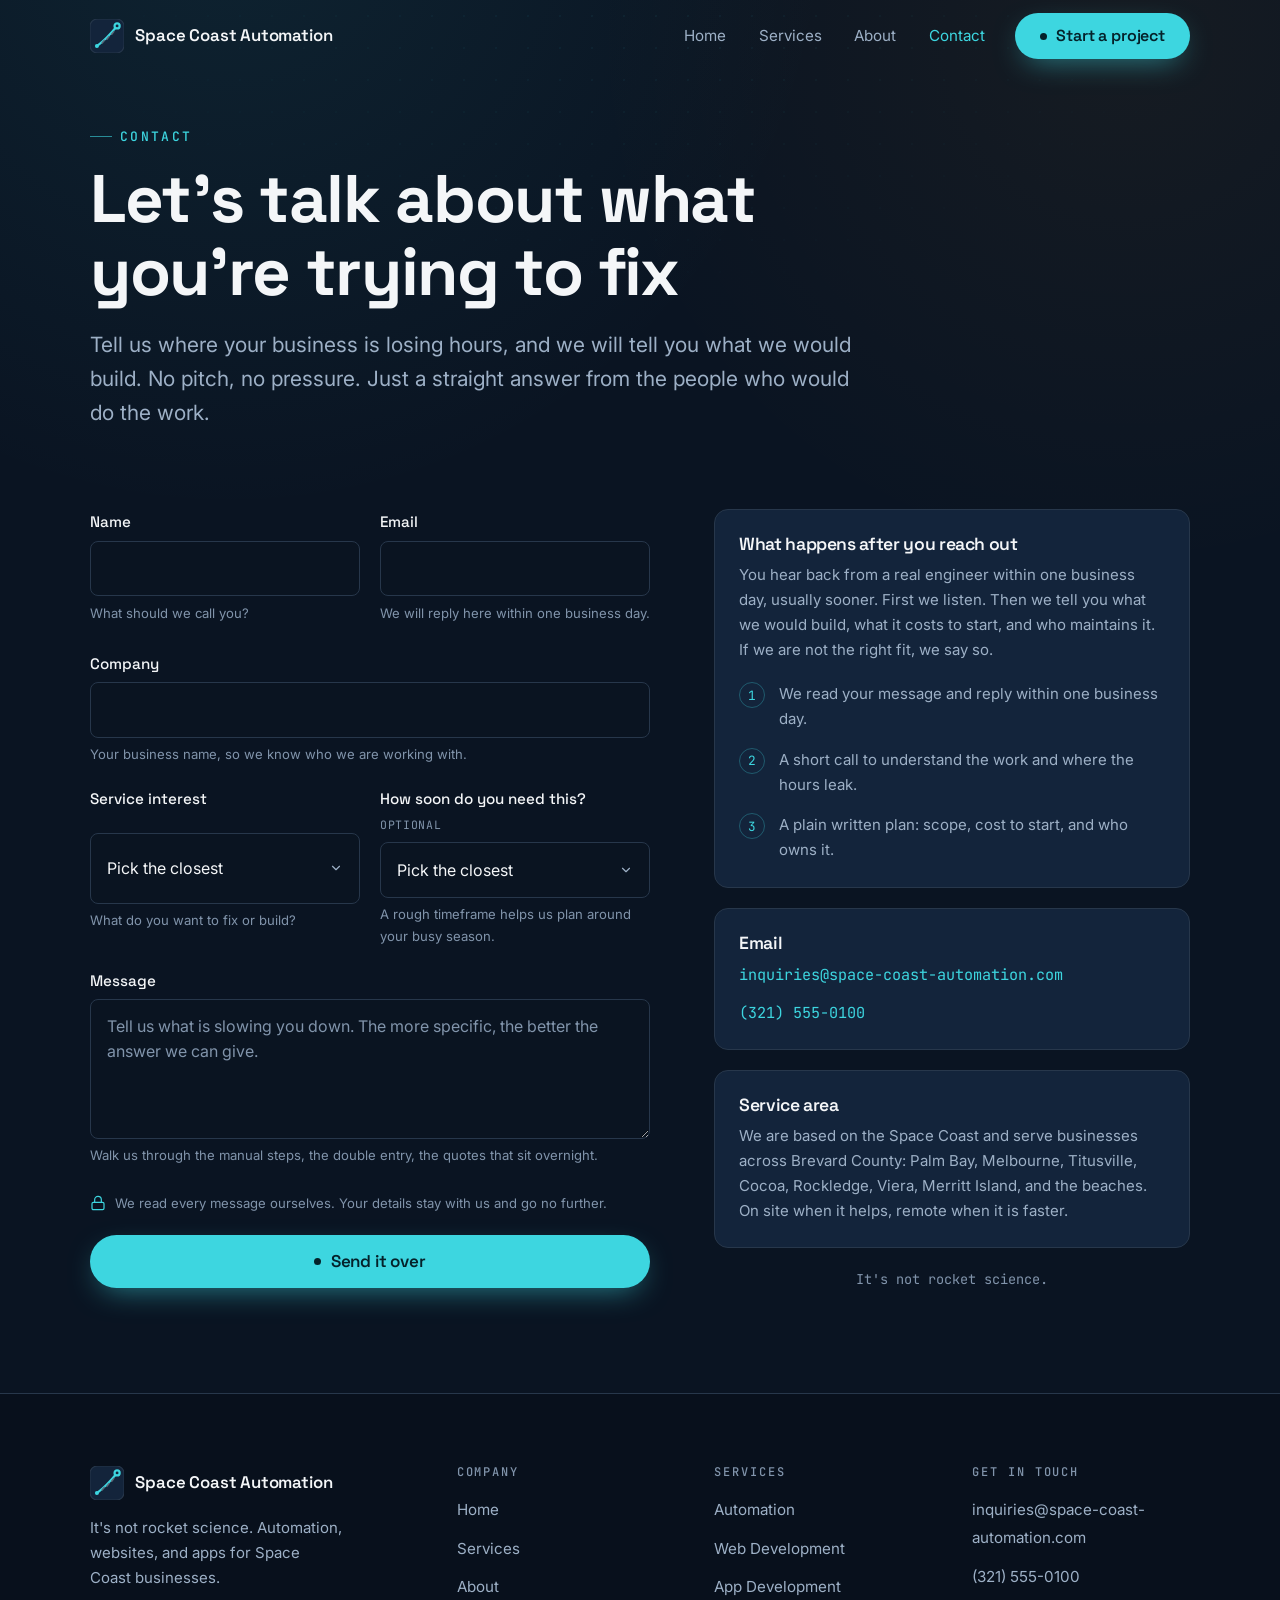
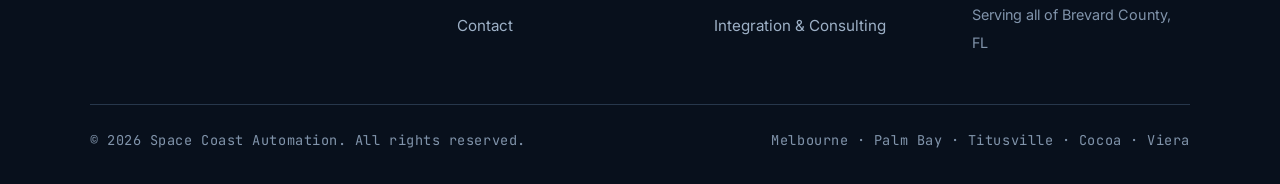
<file: contact/index.html>
<!DOCTYPE html>
<html lang="en">
<head>
  <meta charset="UTF-8" />
  <meta name="viewport" content="width=device-width, initial-scale=1.0" />
  <title>Contact | Space Coast Automation, Melbourne FL</title>
  <meta name="description" content="Talk to Space Coast Automation about AI automation, web design, or app development for your Brevard County business. Free consultation across the Space Coast." />
  <link rel="canonical" href="https://space-coast-automation.com/contact/" />
  <meta name="theme-color" content="#0a1422" />

  <meta property="og:type" content="website" />
  <meta property="og:site_name" content="Space Coast Automation" />
  <meta property="og:title" content="Contact Space Coast Automation | Melbourne &amp; Brevard County FL" />
  <meta property="og:description" content="Get a free consultation on automation, custom websites, and app development for your Space Coast small business. Serving Melbourne, Palm Bay, Cocoa, Titusville and more." />
  <meta property="og:url" content="https://space-coast-automation.com/contact/" />
  <meta property="og:image" content="https://space-coast-automation.com/assets/img/og-default.png" />
  <meta property="og:image:width" content="1200" />
  <meta property="og:image:height" content="630" />
  <meta name="twitter:card" content="summary_large_image" />
  <meta name="twitter:title" content="Contact Space Coast Automation" />
  <meta name="twitter:description" content="Free consultation on automation, websites, and apps for Space Coast small businesses." />
  <meta name="twitter:image" content="https://space-coast-automation.com/assets/img/og-default.png" />

  <link rel="icon" href="/assets/img/favicon.svg" type="image/svg+xml" />
  <link rel="icon" href="/assets/img/favicon.ico" sizes="any" />
  <link rel="apple-touch-icon" href="/assets/img/apple-touch-icon.png" />
  <link rel="manifest" href="/site.webmanifest" />

  <link rel="preconnect" href="https://fonts.googleapis.com" />
  <link rel="preconnect" href="https://fonts.gstatic.com" crossorigin />
  <link rel="stylesheet" href="https://fonts.googleapis.com/css2?family=Space+Grotesk:wght@400;500;600;700&family=Inter:wght@400;500;600&family=JetBrains+Mono:wght@400;500&display=swap" />
  <link rel="stylesheet" href="/assets/css/styles.css" />

  <script type="application/ld+json">
  {"@context":"https://schema.org","@type":"ContactPage","name":"Contact Space Coast Automation","url":"https://space-coast-automation.com/contact/","breadcrumb":{"@type":"BreadcrumbList","itemListElement":[{"@type":"ListItem","position":1,"name":"Home","item":"https://space-coast-automation.com/"},{"@type":"ListItem","position":2,"name":"Contact","item":"https://space-coast-automation.com/contact/"}]}}
  </script>
</head>
<body>
  <a class="skip-link" href="#main">Skip to content</a>

  <header class="site-header" data-header>
    <div class="container">
      <nav class="nav" aria-label="Primary">
        <a class="nav__logo" href="/" aria-label="Space Coast Automation, home">
          <svg width="34" height="34" viewBox="0 0 32 32" data-draw aria-hidden="true" focusable="false">
            <rect width="32" height="32" rx="7" fill="#13243B" stroke="#27374b" stroke-width="1" />
            <circle cx="6.5" cy="25.5" r="1.9" fill="#3DD6E0" />
            <path class="draw-path" pathLength="1" d="M6.5 25.5 Q15.5 19 25.5 6.5" fill="none" stroke="#3DD6E0" stroke-width="2.1" stroke-linecap="round" />
            <line x1="11.4" y1="22.6" x2="13.4" y2="20.1" stroke="#5B6878" stroke-width="1.4" stroke-linecap="round" />
            <line x1="15.9" y1="19.1" x2="17.9" y2="16.6" stroke="#5B6878" stroke-width="1.4" stroke-linecap="round" />
            <line x1="20.4" y1="14.4" x2="22.4" y2="11.9" stroke="#5B6878" stroke-width="1.4" stroke-linecap="round" />
            <circle cx="25.5" cy="6.5" r="2.4" fill="#13243B" stroke="#3DD6E0" stroke-width="2.1" />
          </svg>
          <span>Space Coast Automation</span>
        </a>
        <button class="nav__toggle" data-nav-toggle aria-expanded="false" aria-controls="nav-menu">
          <span class="sr-only">Menu</span>
          <svg class="icon-open" viewBox="0 0 24 24" fill="none" stroke="currentColor" stroke-width="2" stroke-linecap="round" aria-hidden="true"><path d="M3 6h18M3 12h18M3 18h18" /></svg>
          <svg class="icon-close" viewBox="0 0 24 24" fill="none" stroke="currentColor" stroke-width="2" stroke-linecap="round" aria-hidden="true"><path d="M18 6 6 18M6 6l12 12" /></svg>
        </button>
        <div class="nav__menu" id="nav-menu" data-nav-menu>
          <ul class="nav__links">
            <li><a class="nav__link" href="/">Home</a></li>
            <li><a class="nav__link" href="/services/">Services</a></li>
            <li><a class="nav__link" href="/about/">About</a></li>
            <li><a class="nav__link" href="/contact/" aria-current="page">Contact</a></li>
          </ul>
          <div class="nav__actions">
            <a class="btn btn--primary" href="#contact-form"><span class="dot" aria-hidden="true"></span>Start a project</a>
          </div>
        </div>
      </nav>
    </div>
  </header>

  <main id="main">
    <section class="page-hero">
      <div class="page-hero__bg" aria-hidden="true"></div>
      <div class="container">
        <span class="eyebrow">Contact</span>
        <h1>Let's talk about what you're trying to fix</h1>
        <p class="lead">Tell us where your business is losing hours, and we will tell you what we would build. No pitch, no pressure. Just a straight answer from the people who would do the work.</p>
      </div>
    </section>

    <section class="section" style="padding-top:1rem">
      <div class="container">
        <div class="contact-grid">
          <!-- Form -->
          <div>
            <form class="form" id="contact-form" data-contact-form data-endpoint="https://formsubmit.co/ajax/inquiries@space-coast-automation.com" novalidate>
              <!-- FormSubmit config. Delivers to inquiries@ (forwarded to your inbox). No API key needed. -->
              <input type="hidden" name="_subject" value="New inquiry from space-coast-automation.com" />
              <input type="hidden" name="_template" value="table" />
              <input type="hidden" name="_captcha" value="false" />
              <!-- Honeypot: real people leave this empty. Bots fill it and are dropped. -->
              <input type="text" name="_honey" class="sr-only" tabindex="-1" autocomplete="off" aria-hidden="true" />

              <div class="form__row">
                <div class="field" data-required>
                  <label class="field__label" for="name">Name</label>
                  <input class="field__input" type="text" id="name" name="name" autocomplete="name" maxlength="80" required aria-describedby="name-hint" />
                  <span class="field__hint" id="name-hint">What should we call you?</span>
                  <span class="field__error" aria-live="polite"></span>
                </div>
                <div class="field" data-required>
                  <label class="field__label" for="email">Email</label>
                  <input class="field__input" type="email" id="email" name="email" autocomplete="email" maxlength="120" required aria-describedby="email-hint" />
                  <span class="field__hint" id="email-hint">We will reply here within one business day.</span>
                  <span class="field__error" aria-live="polite"></span>
                </div>
              </div>

              <div class="field">
                <label class="field__label" for="company">Company</label>
                <input class="field__input" type="text" id="company" name="company" autocomplete="organization" maxlength="120" aria-describedby="company-hint" />
                <span class="field__hint" id="company-hint">Your business name, so we know who we are working with.</span>
              </div>

              <div class="form__row">
                <div class="field">
                  <label class="field__label" for="service">Service interest</label>
                  <select class="field__select" id="service" name="service interest" aria-describedby="service-hint">
                    <option value="">Pick the closest</option>
                    <option>Automating a manual process</option>
                    <option>Connecting tools that don't talk to each other</option>
                    <option>A custom internal app or dashboard</option>
                    <option>A new or rebuilt website</option>
                    <option>Faster quotes or invoicing</option>
                    <option>Not sure yet</option>
                  </select>
                  <span class="field__hint" id="service-hint">What do you want to fix or build?</span>
                </div>
                <div class="field">
                  <label class="field__label" for="timeline">How soon do you need this? <span class="opt">Optional</span></label>
                  <select class="field__select" id="timeline" name="timeline" aria-describedby="timeline-hint">
                    <option value="">Pick the closest</option>
                    <option>As soon as possible</option>
                    <option>In the next 1-3 months</option>
                    <option>In 3-6 months</option>
                    <option>Just exploring for now</option>
                  </select>
                  <span class="field__hint" id="timeline-hint">A rough timeframe helps us plan around your busy season.</span>
                </div>
              </div>

              <div class="field" data-required>
                <label class="field__label" for="message">Message</label>
                <textarea class="field__textarea" id="message" name="message" required maxlength="4000" aria-describedby="message-hint" placeholder="Tell us what is slowing you down. The more specific, the better the answer we can give."></textarea>
                <span class="field__hint" id="message-hint">Walk us through the manual steps, the double entry, the quotes that sit overnight.</span>
                <span class="field__error" aria-live="polite"></span>
              </div>

              <div class="form-status" data-form-status>
                <svg viewBox="0 0 24 24" fill="none" stroke="currentColor" stroke-width="2.2" stroke-linecap="round" stroke-linejoin="round" aria-hidden="true"><path d="M20 6 9 17l-5-5" /></svg>
                <span data-status-text></span>
              </div>

              <p class="form-note">
                <svg viewBox="0 0 24 24" fill="none" stroke="currentColor" stroke-width="1.8" stroke-linecap="round" stroke-linejoin="round" aria-hidden="true"><rect x="3" y="11" width="18" height="11" rx="2" /><path d="M7 11V7a5 5 0 0 1 10 0v4" /></svg>
                We read every message ourselves. Your details stay with us and go no further.
              </p>

              <button class="btn btn--primary btn--lg btn--block" type="submit" data-submit><span class="dot" aria-hidden="true"></span>Send it over</button>

              <noscript>
                <p class="field__hint" style="margin-top:1rem">This form needs JavaScript. You can email us directly at <a href="mailto:inquiries@space-coast-automation.com">inquiries@space-coast-automation.com</a>.</p>
              </noscript>
            </form>
          </div>

          <!-- Info -->
          <aside aria-label="Other ways to reach us">
            <div class="info-card">
              <h3>What happens after you reach out</h3>
              <p>You hear back from a real engineer within one business day, usually sooner. First we listen. Then we tell you what we would build, what it costs to start, and who maintains it. If we are not the right fit, we say so.</p>
              <ol class="steps-mini" style="margin-top:1.25rem">
                <li>We read your message and reply within one business day.</li>
                <li>A short call to understand the work and where the hours leak.</li>
                <li>A plain written plan: scope, cost to start, and who owns it.</li>
              </ol>
            </div>

            <div class="info-card">
              <h3>Email</h3>
              <p><a href="mailto:inquiries@space-coast-automation.com">inquiries@space-coast-automation.com</a></p>
              <p style="margin-top:0.75rem"><a href="tel:+13215550100">(321) 555-0100</a></p>
            </div>

            <div class="info-card">
              <h3>Service area</h3>
              <address>We are based on the Space Coast and serve businesses across Brevard County: Palm Bay, Melbourne, Titusville, Cocoa, Rockledge, Viera, Merritt Island, and the beaches. On site when it helps, remote when it is faster.</address>
            </div>

            <p class="mono" style="color:var(--text-dim);font-size:0.85rem;text-align:center">It's not rocket science.</p>
          </aside>
        </div>
      </div>
    </section>
  </main>

  <footer class="footer">
    <div class="container">
      <div class="footer__grid">
        <div class="footer__brand">
          <a class="nav__logo" href="/" aria-label="Space Coast Automation, home">
            <svg width="34" height="34" viewBox="0 0 32 32" aria-hidden="true" focusable="false">
              <rect width="32" height="32" rx="7" fill="#13243B" stroke="#27374b" stroke-width="1" />
              <circle cx="6.5" cy="25.5" r="1.9" fill="#3DD6E0" />
              <path d="M6.5 25.5 Q15.5 19 25.5 6.5" fill="none" stroke="#3DD6E0" stroke-width="2.1" stroke-linecap="round" />
              <line x1="11.4" y1="22.6" x2="13.4" y2="20.1" stroke="#5B6878" stroke-width="1.4" stroke-linecap="round" />
              <line x1="15.9" y1="19.1" x2="17.9" y2="16.6" stroke="#5B6878" stroke-width="1.4" stroke-linecap="round" />
              <line x1="20.4" y1="14.4" x2="22.4" y2="11.9" stroke="#5B6878" stroke-width="1.4" stroke-linecap="round" />
              <circle cx="25.5" cy="6.5" r="2.4" fill="#13243B" stroke="#3DD6E0" stroke-width="2.1" />
            </svg>
            <span>Space Coast Automation</span>
          </a>
          <p class="footer__tagline">It's not rocket science. Automation, websites, and apps for Space Coast businesses.</p>
        </div>
        <div class="footer__col">
          <h4>Company</h4>
          <ul>
            <li><a href="/">Home</a></li>
            <li><a href="/services/">Services</a></li>
            <li><a href="/about/">About</a></li>
            <li><a href="/contact/">Contact</a></li>
          </ul>
        </div>
        <div class="footer__col">
          <h4>Services</h4>
          <ul>
            <li><a href="/services/#automation">Automation</a></li>
            <li><a href="/services/#web">Web Development</a></li>
            <li><a href="/services/#apps">App Development</a></li>
            <li><a href="/services/#integration">Integration &amp; Consulting</a></li>
          </ul>
        </div>
        <div class="footer__col">
          <h4>Get in touch</h4>
          <ul>
            <li><a href="mailto:inquiries@space-coast-automation.com">inquiries@space-coast-automation.com</a></li>
            <li><a href="tel:+13215550100">(321) 555-0100</a></li>
            <li><span style="color:var(--text-dim);font-size:0.9rem">Serving all of Brevard County, FL</span></li>
          </ul>
        </div>
      </div>
      <div class="footer__bottom">
        <span class="mono">&copy; <span data-year>2026</span> Space Coast Automation. All rights reserved.</span>
        <span class="mono">Melbourne &middot; Palm Bay &middot; Titusville &middot; Cocoa &middot; Viera</span>
      </div>
    </div>
  </footer>

  <script src="/assets/js/main.js" defer></script>
</body>
</html>
</file>
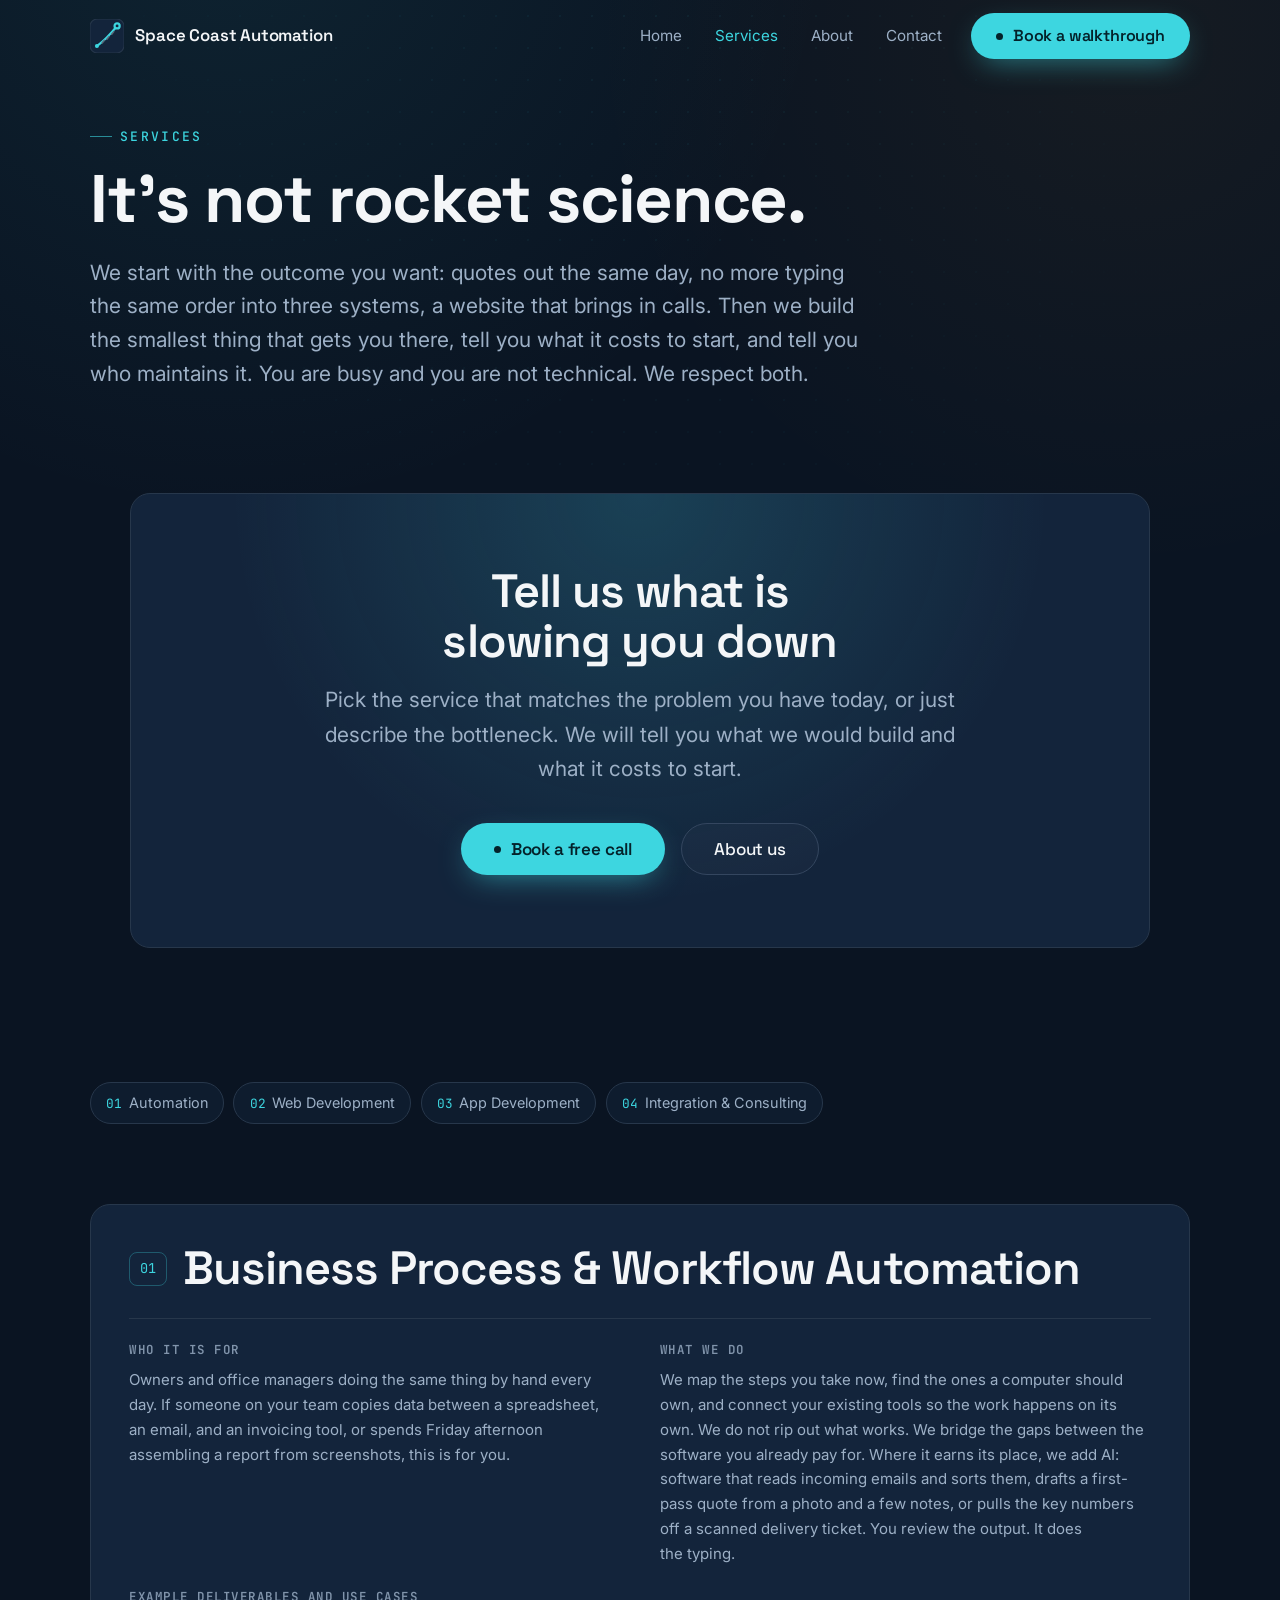
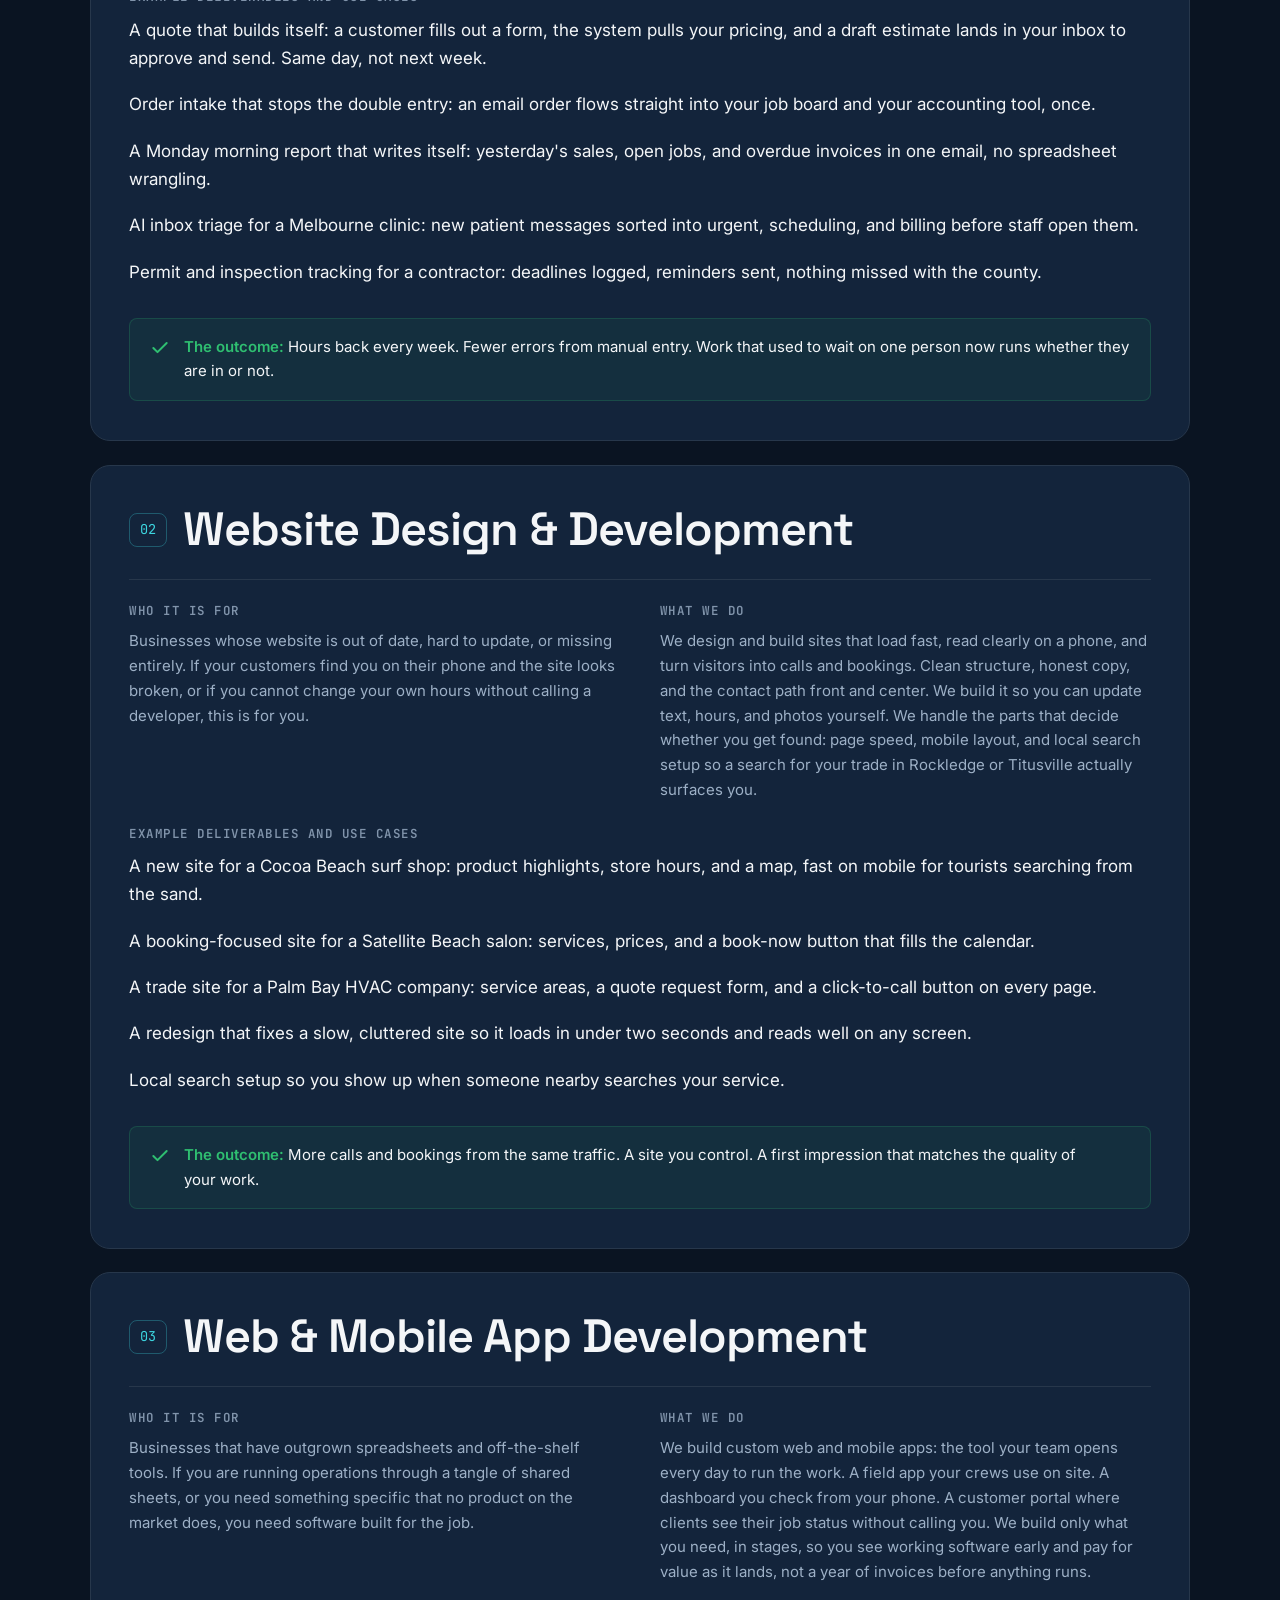
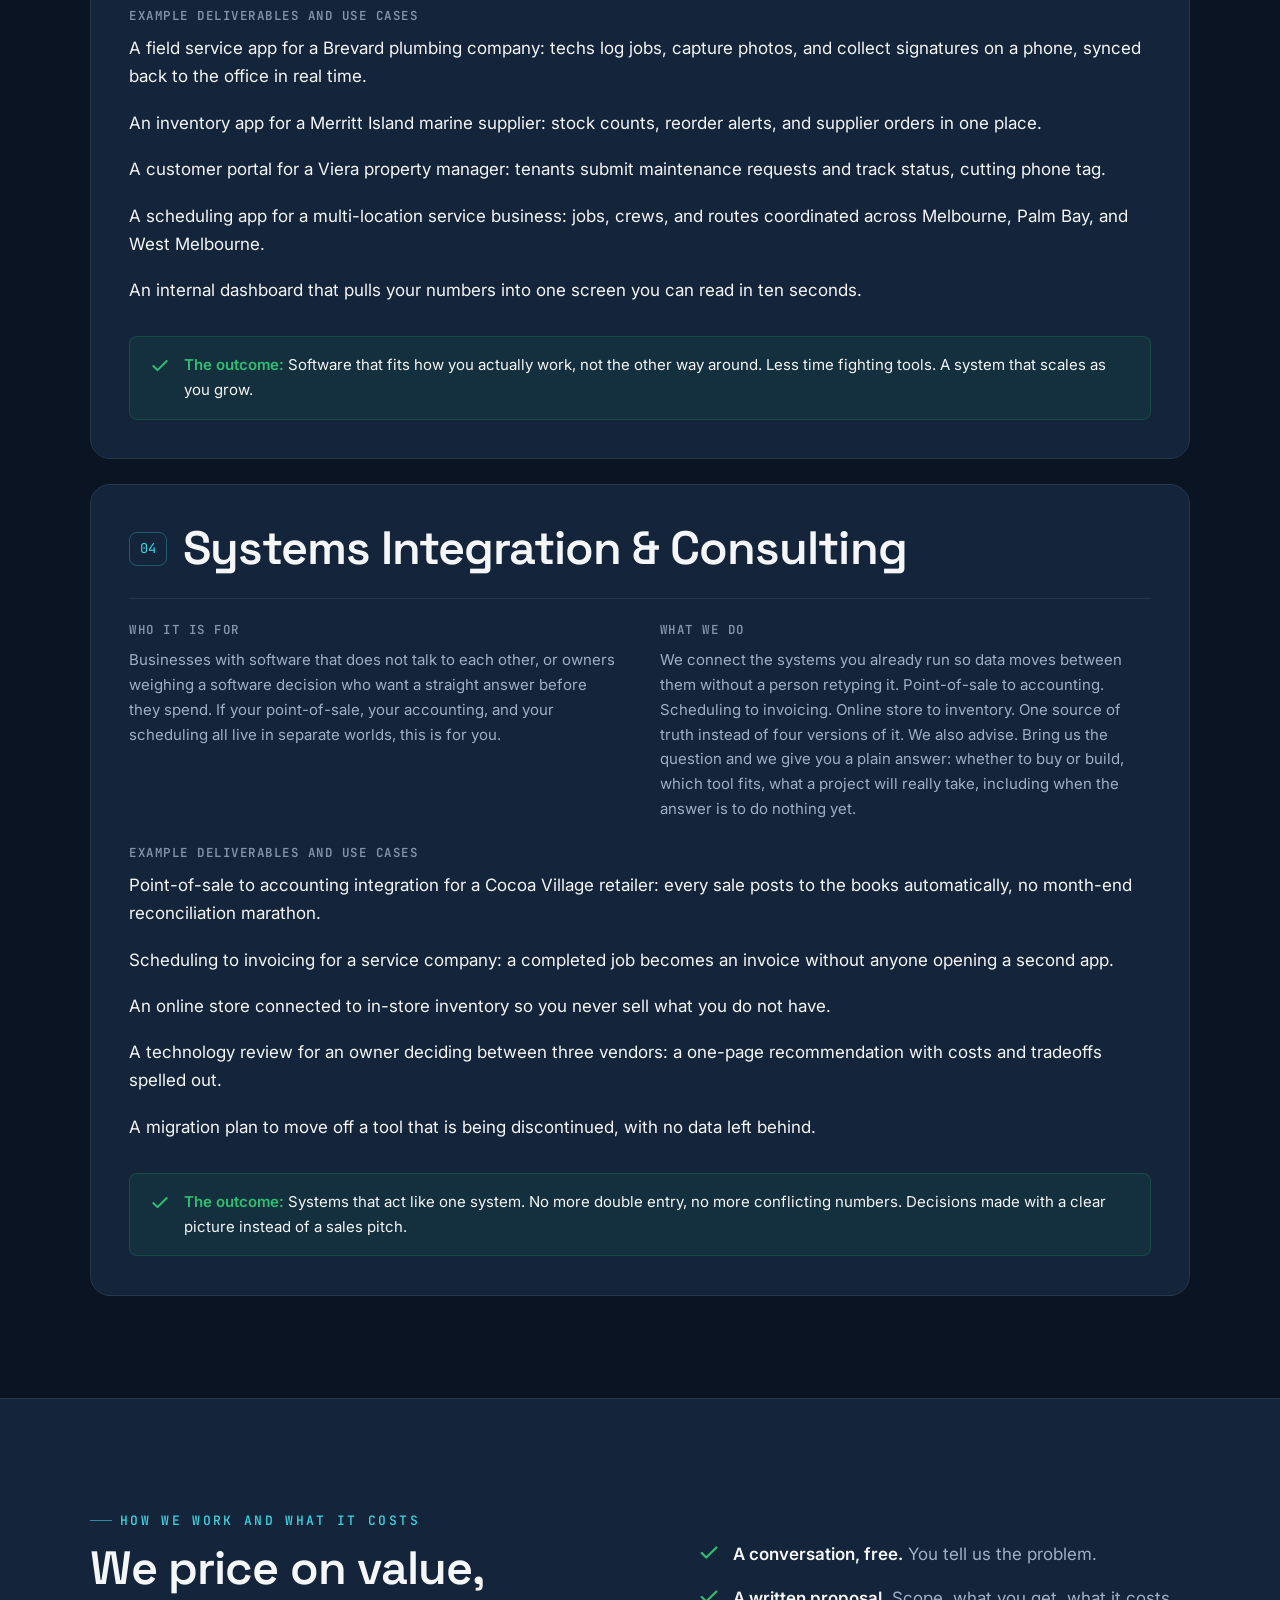
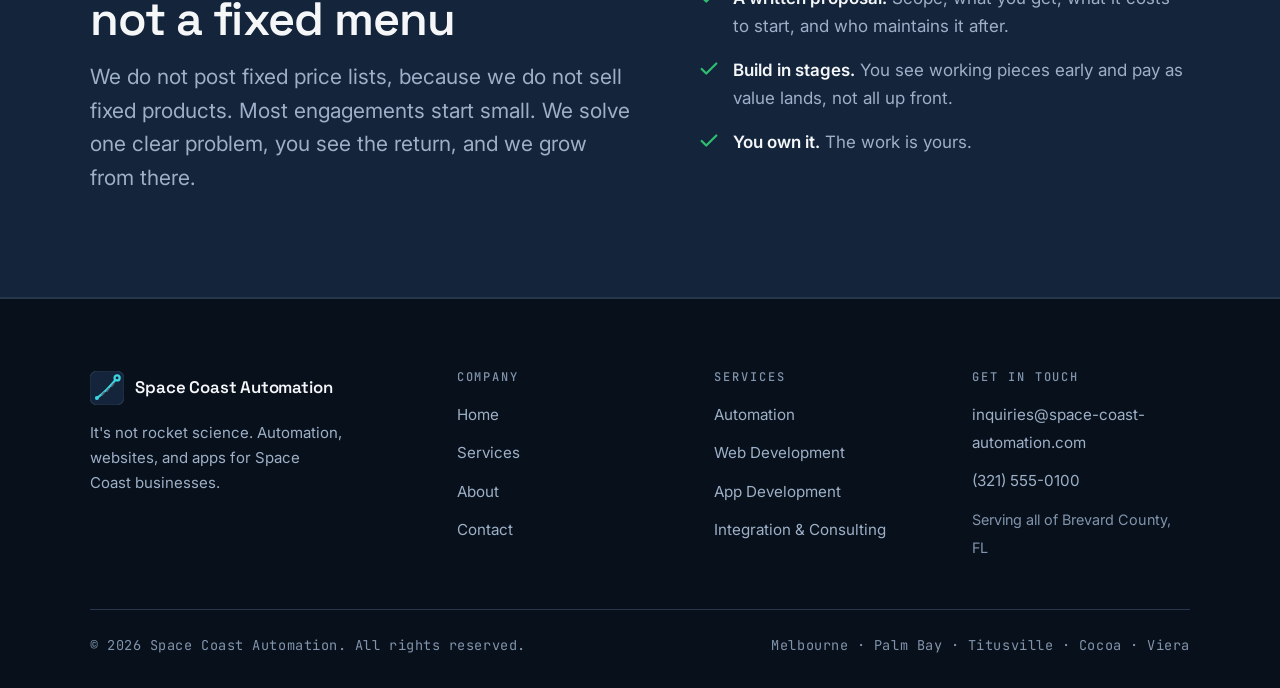
<file: services/index.html>
<!DOCTYPE html>
<html lang="en">
<head>
  <meta charset="UTF-8" />
  <meta name="viewport" content="width=device-width, initial-scale=1.0" />
  <title>Automation, Web &amp; App Services | Space Coast FL</title>
  <meta name="description" content="AI workflow automation, custom website design, and mobile/web app development for Brevard County businesses. Automate invoicing, scheduling, and data entry." />
  <link rel="canonical" href="https://space-coast-automation.com/services/" />
  <meta name="theme-color" content="#0a1422" />

  <meta property="og:type" content="website" />
  <meta property="og:site_name" content="Space Coast Automation" />
  <meta property="og:title" content="Services: AI Automation, Web Design &amp; App Development | Brevard County" />
  <meta property="og:description" content="Explore our services: business process automation, AI integration, custom website design, and iOS/Android app development for Space Coast small businesses." />
  <meta property="og:url" content="https://space-coast-automation.com/services/" />
  <meta property="og:image" content="https://space-coast-automation.com/assets/img/og-default.png" />
  <meta property="og:image:width" content="1200" />
  <meta property="og:image:height" content="630" />
  <meta name="twitter:card" content="summary_large_image" />
  <meta name="twitter:title" content="Services: AI Automation, Web &amp; App Development" />
  <meta name="twitter:description" content="Automation, custom websites, and app development for Space Coast small businesses." />
  <meta name="twitter:image" content="https://space-coast-automation.com/assets/img/og-default.png" />

  <link rel="icon" href="/assets/img/favicon.svg" type="image/svg+xml" />
  <link rel="icon" href="/assets/img/favicon.ico" sizes="any" />
  <link rel="apple-touch-icon" href="/assets/img/apple-touch-icon.png" />
  <link rel="manifest" href="/site.webmanifest" />

  <link rel="preconnect" href="https://fonts.googleapis.com" />
  <link rel="preconnect" href="https://fonts.gstatic.com" crossorigin />
  <link rel="stylesheet" href="https://fonts.googleapis.com/css2?family=Space+Grotesk:wght@400;500;600;700&family=Inter:wght@400;500;600&family=JetBrains+Mono:wght@400;500&display=swap" />
  <link rel="stylesheet" href="/assets/css/styles.css" />

  <script type="application/ld+json">
  {"@context":"https://schema.org","@type":"BreadcrumbList","itemListElement":[{"@type":"ListItem","position":1,"name":"Home","item":"https://space-coast-automation.com/"},{"@type":"ListItem","position":2,"name":"Services","item":"https://space-coast-automation.com/services/"}]}
  </script>
</head>
<body>
  <a class="skip-link" href="#main">Skip to content</a>

  <header class="site-header" data-header>
    <div class="container">
      <nav class="nav" aria-label="Primary">
        <a class="nav__logo" href="/" aria-label="Space Coast Automation, home">
          <svg width="34" height="34" viewBox="0 0 32 32" data-draw aria-hidden="true" focusable="false">
            <rect width="32" height="32" rx="7" fill="#13243B" stroke="#27374b" stroke-width="1" />
            <circle cx="6.5" cy="25.5" r="1.9" fill="#3DD6E0" />
            <path class="draw-path" pathLength="1" d="M6.5 25.5 Q15.5 19 25.5 6.5" fill="none" stroke="#3DD6E0" stroke-width="2.1" stroke-linecap="round" />
            <line x1="11.4" y1="22.6" x2="13.4" y2="20.1" stroke="#5B6878" stroke-width="1.4" stroke-linecap="round" />
            <line x1="15.9" y1="19.1" x2="17.9" y2="16.6" stroke="#5B6878" stroke-width="1.4" stroke-linecap="round" />
            <line x1="20.4" y1="14.4" x2="22.4" y2="11.9" stroke="#5B6878" stroke-width="1.4" stroke-linecap="round" />
            <circle cx="25.5" cy="6.5" r="2.4" fill="#13243B" stroke="#3DD6E0" stroke-width="2.1" />
          </svg>
          <span>Space Coast Automation</span>
        </a>
        <button class="nav__toggle" data-nav-toggle aria-expanded="false" aria-controls="nav-menu">
          <span class="sr-only">Menu</span>
          <svg class="icon-open" viewBox="0 0 24 24" fill="none" stroke="currentColor" stroke-width="2" stroke-linecap="round" aria-hidden="true"><path d="M3 6h18M3 12h18M3 18h18" /></svg>
          <svg class="icon-close" viewBox="0 0 24 24" fill="none" stroke="currentColor" stroke-width="2" stroke-linecap="round" aria-hidden="true"><path d="M18 6 6 18M6 6l12 12" /></svg>
        </button>
        <div class="nav__menu" id="nav-menu" data-nav-menu>
          <ul class="nav__links">
            <li><a class="nav__link" href="/">Home</a></li>
            <li><a class="nav__link" href="/services/" aria-current="page">Services</a></li>
            <li><a class="nav__link" href="/about/">About</a></li>
            <li><a class="nav__link" href="/contact/">Contact</a></li>
          </ul>
          <div class="nav__actions">
            <a class="btn btn--primary" href="/contact/"><span class="dot" aria-hidden="true"></span>Book a walkthrough</a>
          </div>
        </div>
      </nav>
    </div>
  </header>

  <main id="main">
    <section class="page-hero">
      <div class="page-hero__bg" aria-hidden="true"></div>
      <div class="container">
        <span class="eyebrow">Services</span>
        <h1>It's not rocket science.</h1>
        <p class="lead">We start with the outcome you want: quotes out the same day, no more typing the same order into three systems, a website that brings in calls. Then we build the smallest thing that gets you there, tell you what it costs to start, and tell you who maintains it. You are busy and you are not technical. We respect both.</p>
        <section class="section">
      <div class="container">
        <div class="cta-band reveal">
          <div class="cta-band__bg" aria-hidden="true"></div>
          <h2 style="margin-top:0">Tell us what is slowing you down</h2>
          <p>Pick the service that matches the problem you have today, or just describe the bottleneck. We will tell you what we would build and what it costs to start.</p>
          <div class="hero__actions">
            <a class="btn btn--primary btn--lg" href="/contact/"><span class="dot" aria-hidden="true"></span>Book a free call</a>
            <a class="btn btn--secondary btn--lg" href="/about/">About us</a>
          </div>
        </div>
      </div>
    </section>
        <nav class="anchor-nav" aria-label="Services on this page">
          <a href="#automation"><span class="mono">01</span> Automation</a>
          <a href="#web"><span class="mono">02</span> Web Development</a>
          <a href="#apps"><span class="mono">03</span> App Development</a>
          <a href="#integration"><span class="mono">04</span> Integration &amp; Consulting</a>
        </nav>
      </div>
    </section>

    <section class="section" style="padding-top:1rem">
      <div class="container">

        <!-- 01 Automation -->
        <article class="service-block reveal" id="automation">
          <div class="service-block__head">
            <span class="service-block__index">01</span>
            <h2>Business Process &amp; Workflow Automation</h2>
          </div>
          <div class="service-block__cols">
            <div class="service-block__col">
              <h4>Who it is for</h4>
              <p>Owners and office managers doing the same thing by hand every day. If someone on your team copies data between a spreadsheet, an email, and an invoicing tool, or spends Friday afternoon assembling a report from screenshots, this is for you.</p>
            </div>
            <div class="service-block__col">
              <h4>What we do</h4>
              <p>We map the steps you take now, find the ones a computer should own, and connect your existing tools so the work happens on its own. We do not rip out what works. We bridge the gaps between the software you already pay for. Where it earns its place, we add AI: software that reads incoming emails and sorts them, drafts a first-pass quote from a photo and a few notes, or pulls the key numbers off a scanned delivery ticket. You review the output. It does the typing.</p>
            </div>
            <div class="service-block__col" style="grid-column:1 / -1">
              <h4>Example deliverables and use cases</h4>
              <ul class="prose" style="max-width:none">
                <li>A quote that builds itself: a customer fills out a form, the system pulls your pricing, and a draft estimate lands in your inbox to approve and send. Same day, not next week.</li>
                <li>Order intake that stops the double entry: an email order flows straight into your job board and your accounting tool, once.</li>
                <li>A Monday morning report that writes itself: yesterday's sales, open jobs, and overdue invoices in one email, no spreadsheet wrangling.</li>
                <li>AI inbox triage for a Melbourne clinic: new patient messages sorted into urgent, scheduling, and billing before staff open them.</li>
                <li>Permit and inspection tracking for a contractor: deadlines logged, reminders sent, nothing missed with the county.</li>
              </ul>
            </div>
            <div class="outcome">
              <svg viewBox="0 0 24 24" fill="none" stroke="currentColor" stroke-width="2.4" stroke-linecap="round" stroke-linejoin="round" aria-hidden="true"><path d="M20 6 9 17l-5-5" /></svg>
              <p><strong>The outcome:</strong> Hours back every week. Fewer errors from manual entry. Work that used to wait on one person now runs whether they are in or not.</p>
            </div>
          </div>
        </article>

        <!-- 02 Web -->
        <article class="service-block reveal" id="web">
          <div class="service-block__head">
            <span class="service-block__index">02</span>
            <h2>Website Design &amp; Development</h2>
          </div>
          <div class="service-block__cols">
            <div class="service-block__col">
              <h4>Who it is for</h4>
              <p>Businesses whose website is out of date, hard to update, or missing entirely. If your customers find you on their phone and the site looks broken, or if you cannot change your own hours without calling a developer, this is for you.</p>
            </div>
            <div class="service-block__col">
              <h4>What we do</h4>
              <p>We design and build sites that load fast, read clearly on a phone, and turn visitors into calls and bookings. Clean structure, honest copy, and the contact path front and center. We build it so you can update text, hours, and photos yourself. We handle the parts that decide whether you get found: page speed, mobile layout, and local search setup so a search for your trade in Rockledge or Titusville actually surfaces you.</p>
            </div>
            <div class="service-block__col" style="grid-column:1 / -1">
              <h4>Example deliverables and use cases</h4>
              <ul class="prose" style="max-width:none">
                <li>A new site for a Cocoa Beach surf shop: product highlights, store hours, and a map, fast on mobile for tourists searching from the sand.</li>
                <li>A booking-focused site for a Satellite Beach salon: services, prices, and a book-now button that fills the calendar.</li>
                <li>A trade site for a Palm Bay HVAC company: service areas, a quote request form, and a click-to-call button on every page.</li>
                <li>A redesign that fixes a slow, cluttered site so it loads in under two seconds and reads well on any screen.</li>
                <li>Local search setup so you show up when someone nearby searches your service.</li>
              </ul>
            </div>
            <div class="outcome">
              <svg viewBox="0 0 24 24" fill="none" stroke="currentColor" stroke-width="2.4" stroke-linecap="round" stroke-linejoin="round" aria-hidden="true"><path d="M20 6 9 17l-5-5" /></svg>
              <p><strong>The outcome:</strong> More calls and bookings from the same traffic. A site you control. A first impression that matches the quality of your work.</p>
            </div>
          </div>
        </article>

        <!-- 03 Apps -->
        <article class="service-block reveal" id="apps">
          <div class="service-block__head">
            <span class="service-block__index">03</span>
            <h2>Web &amp; Mobile App Development</h2>
          </div>
          <div class="service-block__cols">
            <div class="service-block__col">
              <h4>Who it is for</h4>
              <p>Businesses that have outgrown spreadsheets and off-the-shelf tools. If you are running operations through a tangle of shared sheets, or you need something specific that no product on the market does, you need software built for the job.</p>
            </div>
            <div class="service-block__col">
              <h4>What we do</h4>
              <p>We build custom web and mobile apps: the tool your team opens every day to run the work. A field app your crews use on site. A dashboard you check from your phone. A customer portal where clients see their job status without calling you. We build only what you need, in stages, so you see working software early and pay for value as it lands, not a year of invoices before anything runs.</p>
            </div>
            <div class="service-block__col" style="grid-column:1 / -1">
              <h4>Example deliverables and use cases</h4>
              <ul class="prose" style="max-width:none">
                <li>A field service app for a Brevard plumbing company: techs log jobs, capture photos, and collect signatures on a phone, synced back to the office in real time.</li>
                <li>An inventory app for a Merritt Island marine supplier: stock counts, reorder alerts, and supplier orders in one place.</li>
                <li>A customer portal for a Viera property manager: tenants submit maintenance requests and track status, cutting phone tag.</li>
                <li>A scheduling app for a multi-location service business: jobs, crews, and routes coordinated across Melbourne, Palm Bay, and West Melbourne.</li>
                <li>An internal dashboard that pulls your numbers into one screen you can read in ten seconds.</li>
              </ul>
            </div>
            <div class="outcome">
              <svg viewBox="0 0 24 24" fill="none" stroke="currentColor" stroke-width="2.4" stroke-linecap="round" stroke-linejoin="round" aria-hidden="true"><path d="M20 6 9 17l-5-5" /></svg>
              <p><strong>The outcome:</strong> Software that fits how you actually work, not the other way around. Less time fighting tools. A system that scales as you grow.</p>
            </div>
          </div>
        </article>

        <!-- 04 Integration -->
        <article class="service-block reveal" id="integration">
          <div class="service-block__head">
            <span class="service-block__index">04</span>
            <h2>Systems Integration &amp; Consulting</h2>
          </div>
          <div class="service-block__cols">
            <div class="service-block__col">
              <h4>Who it is for</h4>
              <p>Businesses with software that does not talk to each other, or owners weighing a software decision who want a straight answer before they spend. If your point-of-sale, your accounting, and your scheduling all live in separate worlds, this is for you.</p>
            </div>
            <div class="service-block__col">
              <h4>What we do</h4>
              <p>We connect the systems you already run so data moves between them without a person retyping it. Point-of-sale to accounting. Scheduling to invoicing. Online store to inventory. One source of truth instead of four versions of it. We also advise. Bring us the question and we give you a plain answer: whether to buy or build, which tool fits, what a project will really take, including when the answer is to do nothing yet.</p>
            </div>
            <div class="service-block__col" style="grid-column:1 / -1">
              <h4>Example deliverables and use cases</h4>
              <ul class="prose" style="max-width:none">
                <li>Point-of-sale to accounting integration for a Cocoa Village retailer: every sale posts to the books automatically, no month-end reconciliation marathon.</li>
                <li>Scheduling to invoicing for a service company: a completed job becomes an invoice without anyone opening a second app.</li>
                <li>An online store connected to in-store inventory so you never sell what you do not have.</li>
                <li>A technology review for an owner deciding between three vendors: a one-page recommendation with costs and tradeoffs spelled out.</li>
                <li>A migration plan to move off a tool that is being discontinued, with no data left behind.</li>
              </ul>
            </div>
            <div class="outcome">
              <svg viewBox="0 0 24 24" fill="none" stroke="currentColor" stroke-width="2.4" stroke-linecap="round" stroke-linejoin="round" aria-hidden="true"><path d="M20 6 9 17l-5-5" /></svg>
              <p><strong>The outcome:</strong> Systems that act like one system. No more double entry, no more conflicting numbers. Decisions made with a clear picture instead of a sales pitch.</p>
            </div>
          </div>
        </article>
      </div>
    </section>

    <!-- Pricing / engagement -->
    <section class="section section--panel">
      <div class="container">
        <div class="split">
          <div>
            <span class="eyebrow">How we work and what it costs</span>
            <h2 class="section__title" style="margin-top:0.75rem">We price on value, not a fixed menu</h2>
            <p class="lead" style="margin-top:1rem">We do not post fixed price lists, because we do not sell fixed products. Most engagements start small. We solve one clear problem, you see the return, and we grow from there.</p>
          </div>
          <ul class="checklist">
            <li><svg viewBox="0 0 24 24" fill="none" stroke="currentColor" stroke-width="2.4" stroke-linecap="round" stroke-linejoin="round" aria-hidden="true"><path d="M20 6 9 17l-5-5" /></svg><span><strong>A conversation, free.</strong> You tell us the problem.</span></li>
            <li><svg viewBox="0 0 24 24" fill="none" stroke="currentColor" stroke-width="2.4" stroke-linecap="round" stroke-linejoin="round" aria-hidden="true"><path d="M20 6 9 17l-5-5" /></svg><span><strong>A written proposal.</strong> Scope, what you get, what it costs to start, and who maintains it after.</span></li>
            <li><svg viewBox="0 0 24 24" fill="none" stroke="currentColor" stroke-width="2.4" stroke-linecap="round" stroke-linejoin="round" aria-hidden="true"><path d="M20 6 9 17l-5-5" /></svg><span><strong>Build in stages.</strong> You see working pieces early and pay as value lands, not all up front.</span></li>
            <li><svg viewBox="0 0 24 24" fill="none" stroke="currentColor" stroke-width="2.4" stroke-linecap="round" stroke-linejoin="round" aria-hidden="true"><path d="M20 6 9 17l-5-5" /></svg><span><strong>You own it.</strong> The work is yours.</span></li>
          </ul>
        </div>
      </div>
    </section>

  </main>

  <footer class="footer">
    <div class="container">
      <div class="footer__grid">
        <div class="footer__brand">
          <a class="nav__logo" href="/" aria-label="Space Coast Automation, home">
            <svg width="34" height="34" viewBox="0 0 32 32" aria-hidden="true" focusable="false">
              <rect width="32" height="32" rx="7" fill="#13243B" stroke="#27374b" stroke-width="1" />
              <circle cx="6.5" cy="25.5" r="1.9" fill="#3DD6E0" />
              <path d="M6.5 25.5 Q15.5 19 25.5 6.5" fill="none" stroke="#3DD6E0" stroke-width="2.1" stroke-linecap="round" />
              <line x1="11.4" y1="22.6" x2="13.4" y2="20.1" stroke="#5B6878" stroke-width="1.4" stroke-linecap="round" />
              <line x1="15.9" y1="19.1" x2="17.9" y2="16.6" stroke="#5B6878" stroke-width="1.4" stroke-linecap="round" />
              <line x1="20.4" y1="14.4" x2="22.4" y2="11.9" stroke="#5B6878" stroke-width="1.4" stroke-linecap="round" />
              <circle cx="25.5" cy="6.5" r="2.4" fill="#13243B" stroke="#3DD6E0" stroke-width="2.1" />
            </svg>
            <span>Space Coast Automation</span>
          </a>
          <p class="footer__tagline">It's not rocket science. Automation, websites, and apps for Space Coast businesses.</p>
        </div>
        <div class="footer__col">
          <h4>Company</h4>
          <ul>
            <li><a href="/">Home</a></li>
            <li><a href="/services/">Services</a></li>
            <li><a href="/about/">About</a></li>
            <li><a href="/contact/">Contact</a></li>
          </ul>
        </div>
        <div class="footer__col">
          <h4>Services</h4>
          <ul>
            <li><a href="/services/#automation">Automation</a></li>
            <li><a href="/services/#web">Web Development</a></li>
            <li><a href="/services/#apps">App Development</a></li>
            <li><a href="/services/#integration">Integration &amp; Consulting</a></li>
          </ul>
        </div>
        <div class="footer__col">
          <h4>Get in touch</h4>
          <ul>
            <li><a href="mailto:inquiries@space-coast-automation.com">inquiries@space-coast-automation.com</a></li>
            <li><a href="tel:+13215550100">(321) 555-0100</a></li>
            <li><span style="color:var(--text-dim);font-size:0.9rem">Serving all of Brevard County, FL</span></li>
          </ul>
        </div>
      </div>
      <div class="footer__bottom">
        <span class="mono">&copy; <span data-year>2026</span> Space Coast Automation. All rights reserved.</span>
        <span class="mono">Melbourne &middot; Palm Bay &middot; Titusville &middot; Cocoa &middot; Viera</span>
      </div>
    </div>
  </footer>

  <script src="/assets/js/main.js" defer></script>
</body>
</html>
</file>
<file: assets/css/styles.css>
/* =========================================================================
   Space Coast Automation
   Design system: dark aerospace / instrument panel
   Palette, type, layout primitives, components, motion.
   ========================================================================= */

/* -------------------------------------------------------------------------
   1. Design tokens
   ------------------------------------------------------------------------- */
:root {
  /* Palette */
  --space-navy: #0a1422;
  --mission-navy: #13243b;
  --signal-cyan: #3dd6e0;
  --cyan-deep: #0e7c8c;
  --safety-amber: #f5a524;
  --off-white: #f4f6f8;
  --instrument-grey: #5b6878;
  --grid-line: #27374b;
  --panel-white: #ffffff;
  --systems-green: #2fbf71;

  /* Semantic */
  --bg: var(--space-navy);
  --bg-elevated: var(--mission-navy);
  --surface: #16263d;
  --border: var(--grid-line);
  --border-strong: #34465f;
  --text: var(--off-white);
  --text-muted: #9db0c6;
  --text-dim: #8194ab;
  --accent: var(--signal-cyan);
  --accent-ink: #04222a;

  /* Typography */
  --font-display: "Space Grotesk", "Segoe UI", system-ui, sans-serif;
  --font-body: "Inter", "Segoe UI", system-ui, -apple-system, sans-serif;
  --font-mono: "JetBrains Mono", "Consolas", ui-monospace, monospace;

  --fs-eyebrow: 0.8125rem;
  --fs-small: 0.9375rem;
  --fs-body: 1.0625rem;
  --fs-lead: clamp(1.125rem, 0.6vw + 1rem, 1.3125rem);
  --fs-h3: clamp(1.35rem, 1.1vw + 1rem, 1.75rem);
  --fs-h2: clamp(2rem, 2.4vw + 1rem, 3rem);
  --fs-h1: clamp(2.5rem, 4vw + 1rem, 4.25rem);

  /* Spacing */
  --space-2xs: 0.375rem;
  --space-xs: 0.625rem;
  --space-sm: 1rem;
  --space-md: 1.5rem;
  --space-lg: 2.5rem;
  --space-xl: 4rem;
  --space-2xl: 6rem;
  --space-3xl: 8rem;

  /* Structure */
  --container: 1180px;
  --container-narrow: 760px;
  --radius-sm: 8px;
  --radius: 14px;
  --radius-lg: 20px;
  --radius-pill: 999px;

  /* Effects */
  --shadow-sm: 0 2px 10px rgba(0, 0, 0, 0.25);
  --shadow: 0 18px 50px -18px rgba(0, 0, 0, 0.65);
  --shadow-glow: 0 0 0 1px rgba(61, 214, 224, 0.35), 0 12px 40px -12px rgba(61, 214, 224, 0.25);
  --ring: 0 0 0 3px rgba(61, 214, 224, 0.45);

  --ease: cubic-bezier(0.22, 0.61, 0.36, 1);
  --t-fast: 150ms var(--ease);
  --t: 220ms var(--ease);

  /* Decorative dot grid */
  --dot: rgba(61, 214, 224, 0.06);
}

/* -------------------------------------------------------------------------
   2. Reset & base
   ------------------------------------------------------------------------- */
*,
*::before,
*::after {
  box-sizing: border-box;
}

* {
  margin: 0;
}

html {
  scroll-behavior: smooth;
  -webkit-text-size-adjust: 100%;
}

body {
  font-family: var(--font-body);
  font-size: var(--fs-body);
  line-height: 1.65;
  color: var(--text);
  background-color: var(--bg);
  background-image:
    radial-gradient(circle at 18% -10%, rgba(61, 214, 224, 0.08), transparent 42%),
    radial-gradient(circle at 88% 4%, rgba(245, 165, 36, 0.05), transparent 38%);
  background-attachment: fixed;
  -webkit-font-smoothing: antialiased;
  -moz-osx-font-smoothing: grayscale;
  text-rendering: optimizeLegibility;
  font-feature-settings: "tnum" 0;
  overflow-x: hidden;
}

img,
svg {
  display: block;
  max-width: 100%;
}

a {
  color: var(--accent);
  text-decoration: none;
  transition: color var(--t-fast);
}

a:hover {
  color: #76e6ee;
}

ul,
ol {
  list-style: none;
  padding: 0;
}

button {
  font: inherit;
  cursor: pointer;
}

:focus-visible {
  outline: none;
  box-shadow: var(--ring);
  border-radius: var(--radius-sm);
}

::selection {
  background: rgba(61, 214, 224, 0.28);
  color: var(--off-white);
}

/* -------------------------------------------------------------------------
   3. Typography
   ------------------------------------------------------------------------- */
h1,
h2,
h3,
h4 {
  font-family: var(--font-display);
  font-weight: 600;
  line-height: 1.08;
  letter-spacing: -0.02em;
  color: var(--text);
  text-wrap: balance;
  overflow-wrap: break-word;
}

h1 {
  font-size: var(--fs-h1);
  font-weight: 700;
}

h2 {
  font-size: var(--fs-h2);
}

h3 {
  font-size: var(--fs-h3);
  line-height: 1.2;
}

p {
  text-wrap: pretty;
}

strong {
  color: var(--text);
  font-weight: 600;
}

.eyebrow {
  display: inline-flex;
  align-items: center;
  gap: 0.5rem;
  font-family: var(--font-mono);
  font-size: var(--fs-eyebrow);
  font-weight: 500;
  letter-spacing: 0.18em;
  text-transform: uppercase;
  color: var(--accent);
}

.eyebrow::before {
  content: "";
  width: 22px;
  height: 1px;
  background: currentColor;
  opacity: 0.6;
}

.eyebrow--center {
  justify-content: center;
}

.mono {
  font-family: var(--font-mono);
}

.accent {
  color: var(--accent);
}

.lead {
  font-size: var(--fs-lead);
  color: var(--text-muted);
  line-height: 1.6;
}

/* -------------------------------------------------------------------------
   4. Layout primitives
   ------------------------------------------------------------------------- */
.container {
  width: 100%;
  max-width: var(--container);
  margin-inline: auto;
  padding-inline: clamp(1.25rem, 4vw, 2.5rem);
}

.container--narrow {
  max-width: var(--container-narrow);
}

.section {
  padding-block: clamp(3.5rem, 8vw, var(--space-3xl));
  position: relative;
}

.section--alt {
  background: linear-gradient(180deg, rgba(19, 36, 59, 0) 0%, rgba(19, 36, 59, 0.55) 50%, rgba(19, 36, 59, 0) 100%);
}

.section--panel {
  background: var(--bg-elevated);
  border-block: 1px solid var(--border);
}

.section__head {
  max-width: 680px;
  margin-bottom: clamp(2rem, 4vw, 3.5rem);
}

.section__head--center {
  margin-inline: auto;
  text-align: center;
}

.section__title {
  margin-top: 0.75rem;
}

.section__lead {
  margin-top: 1rem;
  font-size: var(--fs-lead);
  color: var(--text-muted);
}

.divider {
  height: 1px;
  background: var(--border);
  border: 0;
}

/* Grids */
.grid {
  display: grid;
  gap: clamp(1rem, 2.5vw, 1.75rem);
}

.grid--2 {
  grid-template-columns: repeat(2, minmax(0, 1fr));
}

.grid--3 {
  grid-template-columns: repeat(3, minmax(0, 1fr));
}

.grid--4 {
  grid-template-columns: repeat(4, minmax(0, 1fr));
}

.split {
  display: grid;
  grid-template-columns: minmax(0, 1.05fr) minmax(0, 0.95fr);
  gap: clamp(2rem, 5vw, 4.5rem);
  align-items: center;
}

/* -------------------------------------------------------------------------
   5. Buttons
   ------------------------------------------------------------------------- */
.btn {
  --btn-bg: transparent;
  --btn-fg: var(--text);
  display: inline-flex;
  align-items: center;
  justify-content: center;
  gap: 0.6rem;
  padding: 0.85rem 1.5rem;
  font-family: var(--font-display);
  font-size: 1rem;
  font-weight: 500;
  letter-spacing: -0.01em;
  line-height: 1;
  color: var(--btn-fg);
  background: var(--btn-bg);
  border: 1px solid transparent;
  border-radius: var(--radius-pill);
  transition: transform var(--t-fast), background var(--t), border-color var(--t), color var(--t), box-shadow var(--t);
  white-space: nowrap;
}

.btn:hover {
  transform: translateY(-2px);
}

.btn:active {
  transform: translateY(0);
}

.btn--primary {
  --btn-bg: var(--signal-cyan);
  --btn-fg: var(--accent-ink);
  font-weight: 600;
  box-shadow: 0 10px 30px -10px rgba(61, 214, 224, 0.6);
}

.btn--primary:hover {
  --btn-bg: #5ce1ea;
  color: var(--accent-ink);
}

.btn--secondary {
  --btn-fg: var(--text);
  border-color: var(--border-strong);
  background: rgba(244, 246, 248, 0.02);
}

.btn--secondary:hover {
  border-color: var(--accent);
  color: var(--text);
  background: rgba(61, 214, 224, 0.08);
}

.btn--ghost {
  padding-inline: 0.25rem;
  color: var(--accent);
}

.btn--ghost:hover {
  color: #76e6ee;
}

.btn--lg {
  padding: 1.05rem 2rem;
  font-size: 1.0625rem;
}

.btn--block {
  width: 100%;
}

/* Status light dot on the primary CTA */
.btn--primary .dot {
  width: 7px;
  height: 7px;
  border-radius: 50%;
  background: var(--accent-ink);
  box-shadow: 0 0 0 0 rgba(4, 34, 42, 0.5);
  animation: pulse 2.4s var(--ease) infinite;
}

.btn--primary:hover .dot {
  animation-play-state: paused;
}

@keyframes pulse {
  0% {
    box-shadow: 0 0 0 0 rgba(4, 34, 42, 0.45);
  }
  70% {
    box-shadow: 0 0 0 7px rgba(4, 34, 42, 0);
  }
  100% {
    box-shadow: 0 0 0 0 rgba(4, 34, 42, 0);
  }
}

.btn .arrow {
  transition: transform var(--t);
}

.btn:hover .arrow {
  transform: translateX(3px);
}

/* -------------------------------------------------------------------------
   6. Header / navigation
   ------------------------------------------------------------------------- */
.skip-link {
  position: absolute;
  left: 1rem;
  top: -100%;
  z-index: 200;
  padding: 0.7rem 1.1rem;
  background: var(--signal-cyan);
  color: var(--accent-ink);
  border-radius: var(--radius-sm);
  font-weight: 600;
  transition: top var(--t);
}

.skip-link:focus {
  top: 1rem;
}

.site-header {
  position: fixed;
  inset: 0 0 auto 0;
  z-index: 100;
  transition: background var(--t), border-color var(--t), backdrop-filter var(--t);
  border-bottom: 1px solid transparent;
}

.site-header.is-scrolled {
  background: rgba(10, 20, 34, 0.82);
  backdrop-filter: blur(12px) saturate(140%);
  border-bottom-color: var(--border);
}

.nav {
  display: flex;
  align-items: center;
  justify-content: space-between;
  gap: 1.5rem;
  height: 72px;
}

.nav__logo {
  display: inline-flex;
  align-items: center;
  gap: 0.7rem;
  color: var(--text);
  font-family: var(--font-display);
  font-weight: 600;
  font-size: 1.05rem;
  letter-spacing: -0.01em;
}

.nav__logo:hover {
  color: var(--text);
}

.nav__logo svg {
  width: 34px;
  height: 34px;
  flex: none;
}

.nav__logo .nav__logo-sub {
  display: block;
  font-family: var(--font-mono);
  font-size: 0.625rem;
  letter-spacing: 0.22em;
  text-transform: uppercase;
  color: var(--text-dim);
  font-weight: 400;
  margin-top: 2px;
}

.nav__menu {
  display: flex;
  align-items: center;
  gap: 0.5rem;
}

.nav__links {
  display: flex;
  align-items: center;
  gap: 0.35rem;
}

.nav__link {
  display: inline-block;
  padding: 0.55rem 0.85rem;
  color: var(--text-muted);
  font-size: 0.95rem;
  border-radius: var(--radius-sm);
  transition: color var(--t-fast), background var(--t-fast);
}

.nav__link:hover {
  color: var(--text);
  background: rgba(244, 246, 248, 0.05);
}

.nav__link[aria-current="page"] {
  color: var(--accent);
}

.nav__actions {
  display: flex;
  align-items: center;
  gap: 0.75rem;
  margin-left: 0.5rem;
}

.nav__toggle {
  display: none;
  width: 44px;
  height: 44px;
  align-items: center;
  justify-content: center;
  background: transparent;
  border: 1px solid var(--border);
  border-radius: var(--radius-sm);
  color: var(--text);
}

.nav__toggle svg {
  width: 22px;
  height: 22px;
}

.nav__toggle .icon-close {
  display: none;
}

.nav__toggle[aria-expanded="true"] .icon-open {
  display: none;
}

.nav__toggle[aria-expanded="true"] .icon-close {
  display: block;
}

/* -------------------------------------------------------------------------
   7. Hero
   ------------------------------------------------------------------------- */
.hero {
  position: relative;
  padding-top: clamp(7rem, 14vh, 11rem);
  padding-bottom: clamp(3.5rem, 8vw, 6rem);
  overflow: hidden;
}

.hero__bg {
  position: absolute;
  inset: 0;
  z-index: -1;
  background-image:
    radial-gradient(var(--dot) 1px, transparent 1px);
  background-size: 32px 32px;
  -webkit-mask-image: radial-gradient(ellipse 80% 70% at 50% 30%, #000 35%, transparent 78%);
  mask-image: radial-gradient(ellipse 80% 70% at 50% 30%, #000 35%, transparent 78%);
  opacity: 0.9;
}

.hero__glow {
  position: absolute;
  z-index: -1;
  top: -20%;
  right: -10%;
  width: 60vw;
  height: 60vw;
  max-width: 760px;
  max-height: 760px;
  background: radial-gradient(circle, rgba(61, 214, 224, 0.16), transparent 62%);
  filter: blur(10px);
  pointer-events: none;
}

.hero__inner {
  display: grid;
  grid-template-columns: minmax(0, 1.08fr) minmax(0, 0.92fr);
  gap: clamp(2rem, 5vw, 4rem);
  align-items: center;
}

.hero__copy,
.hero__visual {
  min-width: 0;
}

.hero__title {
  margin-top: 1.25rem;
}

.hero__title .accent {
  color: var(--accent);
}

.hero__subtitle {
  margin-top: 1.5rem;
  font-size: var(--fs-lead);
  color: var(--text-muted);
  max-width: 38ch;
}

.hero__actions {
  margin-top: 2.25rem;
  display: flex;
  flex-wrap: wrap;
  gap: 1rem;
}

.hero__note {
  margin-top: 1.5rem;
  font-family: var(--font-mono);
  font-size: 0.8125rem;
  color: var(--text-dim);
  letter-spacing: 0.04em;
}

/* Hero visual: instrument panel card */
.panel {
  position: relative;
  background:
    linear-gradient(180deg, rgba(61, 214, 224, 0.05), transparent 30%),
    var(--bg-elevated);
  border: 1px solid var(--border);
  border-radius: var(--radius-lg);
  padding: 1.5rem;
  box-shadow: var(--shadow);
  background-image:
    radial-gradient(var(--dot) 1px, transparent 1px);
  background-size: 22px 22px;
}

.panel__bar {
  display: flex;
  align-items: center;
  justify-content: space-between;
  padding-bottom: 1rem;
  margin-bottom: 1.25rem;
  border-bottom: 1px solid var(--border);
}

.panel__dots {
  display: flex;
  gap: 6px;
}

.panel__dots span {
  width: 9px;
  height: 9px;
  border-radius: 50%;
  background: var(--border-strong);
}

.panel__dots span:first-child {
  background: var(--safety-amber);
}

.panel__dots span:nth-child(2) {
  background: var(--instrument-grey);
}

.panel__dots span:nth-child(3) {
  background: var(--systems-green);
}

.panel__label {
  font-family: var(--font-mono);
  font-size: 0.7rem;
  letter-spacing: 0.16em;
  text-transform: uppercase;
  color: var(--text-dim);
}

.flow {
  display: grid;
  gap: 0.75rem;
}

.flow__row {
  display: flex;
  align-items: center;
  gap: 0.85rem;
  padding: 0.85rem 1rem;
  background: rgba(10, 20, 34, 0.6);
  border: 1px solid var(--border);
  border-radius: var(--radius-sm);
  font-size: 0.9rem;
  min-width: 0;
  flex-wrap: wrap;
}

.flow__row .tick {
  width: 22px;
  height: 22px;
  flex: none;
  display: grid;
  place-items: center;
  border-radius: 50%;
  background: rgba(47, 191, 113, 0.14);
  color: var(--systems-green);
}

.flow__row .tick svg {
  width: 13px;
  height: 13px;
}

.flow__row code {
  margin-left: auto;
  font-family: var(--font-mono);
  font-size: 0.78rem;
  color: var(--text-dim);
}

.flow__row--muted {
  opacity: 0.55;
}

.flow__row--muted .tick {
  background: rgba(91, 104, 120, 0.18);
  color: var(--instrument-grey);
}

/* -------------------------------------------------------------------------
   8. Trust strip
   ------------------------------------------------------------------------- */
.trust {
  border-block: 1px solid var(--border);
  background: rgba(19, 36, 59, 0.4);
}

.trust__inner {
  display: flex;
  flex-wrap: wrap;
  align-items: center;
  gap: 1rem 2.5rem;
  padding-block: 1.5rem;
}

.trust__tag {
  font-family: var(--font-mono);
  font-size: 0.78rem;
  letter-spacing: 0.14em;
  text-transform: uppercase;
  color: var(--accent);
  white-space: nowrap;
}

.trust__list {
  display: flex;
  flex-wrap: wrap;
  gap: 0.75rem 2rem;
}

.trust__item {
  display: flex;
  align-items: center;
  gap: 0.6rem;
  color: var(--text-muted);
  font-size: 0.95rem;
}

.trust__item svg {
  width: 18px;
  height: 18px;
  color: var(--accent);
  flex: none;
}

/* -------------------------------------------------------------------------
   9. Cards (services / values)
   ------------------------------------------------------------------------- */
.card {
  position: relative;
  display: flex;
  flex-direction: column;
  gap: 0.85rem;
  padding: 1.75rem;
  background: var(--bg-elevated);
  border: 1px solid var(--border);
  border-radius: var(--radius);
  transition: transform var(--t), border-color var(--t), box-shadow var(--t);
  height: 100%;
}

.card:hover {
  transform: translateY(-4px);
  border-color: rgba(61, 214, 224, 0.5);
  box-shadow: var(--shadow);
}

.card__icon {
  width: 48px;
  height: 48px;
  display: grid;
  place-items: center;
  border-radius: var(--radius-sm);
  background: rgba(61, 214, 224, 0.1);
  border: 1px solid rgba(61, 214, 224, 0.2);
  color: var(--accent);
}

.card__icon svg {
  width: 24px;
  height: 24px;
}

.card__num {
  position: absolute;
  top: 1.5rem;
  right: 1.5rem;
  font-family: var(--font-mono);
  font-size: 0.78rem;
  letter-spacing: 0.1em;
  color: var(--text-dim);
}

.card__title {
  font-size: 1.25rem;
}

.card__text {
  color: var(--text-muted);
  font-size: var(--fs-small);
  flex: 1;
}

.card__link {
  display: inline-flex;
  align-items: center;
  gap: 0.4rem;
  font-family: var(--font-display);
  font-weight: 500;
  font-size: 0.95rem;
  margin-top: 0.25rem;
}

.card__link .arrow {
  transition: transform var(--t);
}

.card:hover .card__link .arrow {
  transform: translateX(3px);
}

/* -------------------------------------------------------------------------
   10. Stats / metrics
   ------------------------------------------------------------------------- */
.stats {
  display: grid;
  grid-template-columns: repeat(4, minmax(0, 1fr));
  gap: 1rem;
}

.stat {
  padding: 1.5rem;
  background: var(--bg-elevated);
  border: 1px solid var(--border);
  border-radius: var(--radius);
  text-align: left;
}

.stat__num {
  font-family: var(--font-display);
  font-weight: 700;
  font-size: clamp(2.25rem, 4vw, 3.25rem);
  line-height: 1;
  color: var(--text);
  font-feature-settings: "tnum" 1;
  letter-spacing: -0.03em;
}

.stat__num .unit {
  color: var(--accent);
}

.stat__label {
  margin-top: 0.6rem;
  color: var(--text-muted);
  font-size: 0.9rem;
}

/* -------------------------------------------------------------------------
   11. Process steps
   ------------------------------------------------------------------------- */
.steps {
  display: grid;
  grid-template-columns: repeat(4, minmax(0, 1fr));
  gap: 1.25rem;
  counter-reset: step;
}

.step {
  position: relative;
  padding: 1.75rem 1.5rem;
  background: var(--bg-elevated);
  border: 1px solid var(--border);
  border-radius: var(--radius);
}

.step__num {
  display: inline-flex;
  align-items: center;
  justify-content: center;
  width: 42px;
  height: 42px;
  margin-bottom: 1rem;
  font-family: var(--font-mono);
  font-size: 0.95rem;
  font-weight: 500;
  color: var(--accent);
  border: 1px solid rgba(61, 214, 224, 0.35);
  border-radius: 50%;
  background: rgba(61, 214, 224, 0.06);
}

.step__title {
  font-size: 1.2rem;
  margin-bottom: 0.5rem;
}

.step__text {
  color: var(--text-muted);
  font-size: var(--fs-small);
}

.step::after {
  content: "";
  position: absolute;
  top: 2.55rem;
  right: -0.7rem;
  width: 1.4rem;
  height: 1px;
  background: var(--border-strong);
}

.steps .step:last-child::after {
  display: none;
}

/* -------------------------------------------------------------------------
   12. Feature list (why-us / values / how aerospace)
   ------------------------------------------------------------------------- */
.feature-list {
  display: grid;
  gap: 1.5rem;
}

.feature {
  display: flex;
  gap: 1rem;
  align-items: flex-start;
}

.feature__icon {
  flex: none;
  width: 38px;
  height: 38px;
  display: grid;
  place-items: center;
  border-radius: var(--radius-sm);
  background: rgba(61, 214, 224, 0.1);
  color: var(--accent);
  border: 1px solid rgba(61, 214, 224, 0.2);
}

.feature__icon svg {
  width: 20px;
  height: 20px;
}

.feature__title {
  font-family: var(--font-display);
  font-weight: 600;
  font-size: 1.0625rem;
  margin-bottom: 0.2rem;
  color: var(--text);
}

.feature__text {
  color: var(--text-muted);
  font-size: var(--fs-small);
}

/* -------------------------------------------------------------------------
   13. Results / checklist
   ------------------------------------------------------------------------- */
.checklist {
  display: grid;
  gap: 1rem;
}

.checklist li {
  display: flex;
  align-items: flex-start;
  gap: 0.85rem;
  font-size: 1.0625rem;
  color: var(--text);
}

.checklist li svg {
  flex: none;
  width: 22px;
  height: 22px;
  margin-top: 2px;
  color: var(--systems-green);
}

.checklist li span {
  color: var(--text-muted);
}

/* -------------------------------------------------------------------------
   14. Testimonials
   ------------------------------------------------------------------------- */
.quotes {
  display: grid;
  grid-template-columns: repeat(3, minmax(0, 1fr));
  gap: 1.25rem;
}

.quote {
  display: flex;
  flex-direction: column;
  gap: 1.25rem;
  padding: 1.75rem;
  background: var(--bg-elevated);
  border: 1px solid var(--border);
  border-radius: var(--radius);
}

.quote__mark {
  font-family: var(--font-display);
  font-size: 2.5rem;
  line-height: 0.6;
  color: rgba(61, 214, 224, 0.4);
}

.quote__text {
  font-size: 1.0625rem;
  color: var(--text);
  flex: 1;
}

.quote__author {
  font-size: 0.875rem;
  color: var(--text-dim);
  font-family: var(--font-mono);
}

.placeholder-note {
  display: inline-flex;
  align-items: center;
  gap: 0.5rem;
  padding: 0.4rem 0.85rem;
  margin-bottom: 1.5rem;
  font-family: var(--font-mono);
  font-size: 0.75rem;
  letter-spacing: 0.08em;
  text-transform: uppercase;
  color: var(--safety-amber);
  background: rgba(245, 165, 36, 0.08);
  border: 1px solid rgba(245, 165, 36, 0.25);
  border-radius: var(--radius-pill);
}

.placeholder-note svg {
  width: 14px;
  height: 14px;
}

/* -------------------------------------------------------------------------
   15. CTA band
   ------------------------------------------------------------------------- */
.cta-band {
  position: relative;
  overflow: hidden;
  border-radius: var(--radius-lg);
  padding: clamp(2.5rem, 6vw, 4.5rem);
  text-align: center;
  background:
    radial-gradient(circle at 50% 0%, rgba(61, 214, 224, 0.16), transparent 60%),
    var(--bg-elevated);
  border: 1px solid var(--border);
}

.cta-band__bg {
  position: absolute;
  inset: 0;
  z-index: 0;
  background-image: radial-gradient(var(--dot) 1px, transparent 1px);
  background-size: 26px 26px;
  -webkit-mask-image: radial-gradient(ellipse at center, #000, transparent 75%);
  mask-image: radial-gradient(ellipse at center, #000, transparent 75%);
}

.cta-band > * {
  position: relative;
  z-index: 1;
}

.cta-band h2 {
  max-width: 18ch;
  margin-inline: auto;
}

.cta-band p {
  max-width: 52ch;
  margin: 1rem auto 0;
  color: var(--text-muted);
  font-size: var(--fs-lead);
}

.cta-band .hero__actions {
  justify-content: center;
}

/* -------------------------------------------------------------------------
   16. Footer
   ------------------------------------------------------------------------- */
.footer {
  border-top: 1px solid var(--border);
  background: rgba(7, 14, 24, 0.6);
  padding-block: clamp(3rem, 6vw, 4.5rem) 2rem;
}

.footer__grid {
  display: grid;
  grid-template-columns: minmax(0, 1.5fr) minmax(0, 1fr) minmax(0, 1fr) minmax(0, 1fr);
  gap: 2.5rem;
}

.footer__brand .nav__logo {
  margin-bottom: 1rem;
}

.footer__tagline {
  color: var(--text-muted);
  font-size: var(--fs-small);
  max-width: 32ch;
}

.footer__col h4 {
  font-family: var(--font-mono);
  font-size: 0.75rem;
  font-weight: 500;
  letter-spacing: 0.16em;
  text-transform: uppercase;
  color: var(--text-dim);
  margin-bottom: 1rem;
}

.footer__col ul {
  display: grid;
  gap: 0.65rem;
}

.footer__col a {
  color: var(--text-muted);
  font-size: 0.95rem;
}

.footer__col a:hover {
  color: var(--accent);
}

.footer__bottom {
  display: flex;
  flex-wrap: wrap;
  align-items: center;
  justify-content: space-between;
  gap: 1rem;
  margin-top: 3rem;
  padding-top: 1.5rem;
  border-top: 1px solid var(--border);
  color: var(--text-dim);
  font-size: 0.85rem;
}

.footer__bottom .mono {
  letter-spacing: 0.04em;
}

/* -------------------------------------------------------------------------
   17. Forms
   ------------------------------------------------------------------------- */
.form {
  display: grid;
  gap: 1.25rem;
}

.form__row {
  display: grid;
  grid-template-columns: minmax(0, 1fr) minmax(0, 1fr);
  gap: 1.25rem;
}

.field {
  display: grid;
  gap: 0.4rem;
}

.field__label {
  font-family: var(--font-display);
  font-weight: 500;
  font-size: 0.95rem;
  color: var(--text);
}

.field__label .opt {
  color: var(--text-dim);
  font-family: var(--font-mono);
  font-size: 0.72rem;
  font-weight: 400;
  letter-spacing: 0.06em;
  text-transform: uppercase;
}

.field__hint {
  font-size: 0.82rem;
  color: var(--text-dim);
}

.field__input,
.field__select,
.field__textarea {
  width: 100%;
  padding: 0.85rem 1rem;
  font: inherit;
  font-size: 1rem;
  color: var(--text);
  background: rgba(10, 20, 34, 0.7);
  border: 1px solid var(--border);
  border-radius: var(--radius-sm);
  transition: border-color var(--t-fast), box-shadow var(--t-fast), background var(--t-fast);
  appearance: none;
}

.field__textarea {
  min-height: 140px;
  resize: vertical;
  line-height: 1.6;
}

.field__input::placeholder,
.field__textarea::placeholder {
  color: var(--text-dim);
}

.field__input:focus,
.field__select:focus,
.field__textarea:focus {
  outline: none;
  border-color: var(--accent);
  box-shadow: 0 0 0 3px rgba(61, 214, 224, 0.18);
  background: rgba(10, 20, 34, 0.95);
}

.field__select {
  background-image: url("data:image/svg+xml,%3Csvg xmlns='http://www.w3.org/2000/svg' width='14' height='14' viewBox='0 0 24 24' fill='none' stroke='%239db0c6' stroke-width='2' stroke-linecap='round' stroke-linejoin='round'%3E%3Cpath d='m6 9 6 6 6-6'/%3E%3C/svg%3E");
  background-repeat: no-repeat;
  background-position: right 1rem center;
  padding-right: 2.5rem;
}

.field__select option {
  background: var(--mission-navy);
  color: var(--text);
}

.field--invalid .field__input,
.field--invalid .field__select,
.field--invalid .field__textarea {
  border-color: #ff7a7a;
}

.field__error {
  font-size: 0.8rem;
  color: #ff9a9a;
  min-height: 0;
}

.form-note {
  display: flex;
  align-items: flex-start;
  gap: 0.55rem;
  font-size: 0.82rem;
  color: var(--text-dim);
}

.form-note svg {
  flex: none;
  width: 16px;
  height: 16px;
  margin-top: 2px;
  color: var(--accent);
}

.form-status {
  display: none;
  align-items: flex-start;
  gap: 0.7rem;
  padding: 1rem 1.15rem;
  border-radius: var(--radius-sm);
  font-size: 0.95rem;
}

.form-status.is-visible {
  display: flex;
}

.form-status svg {
  flex: none;
  width: 20px;
  height: 20px;
  margin-top: 2px;
}

.form-status--success {
  background: rgba(47, 191, 113, 0.1);
  border: 1px solid rgba(47, 191, 113, 0.4);
  color: #8ee9b8;
}

.form-status--error {
  background: rgba(255, 122, 122, 0.08);
  border: 1px solid rgba(255, 122, 122, 0.35);
  color: #ffb3b3;
}

.btn[aria-busy="true"] {
  opacity: 0.7;
  pointer-events: none;
}

/* -------------------------------------------------------------------------
   18. Contact layout & info cards
   ------------------------------------------------------------------------- */
.contact-grid {
  display: grid;
  grid-template-columns: minmax(0, 1fr) minmax(0, 0.85fr);
  gap: clamp(2rem, 5vw, 4rem);
  align-items: start;
}

.info-card {
  padding: 1.5rem;
  background: var(--bg-elevated);
  border: 1px solid var(--border);
  border-radius: var(--radius);
  margin-bottom: 1.25rem;
}

.info-card h3 {
  font-size: 1.1rem;
  margin-bottom: 0.5rem;
}

.info-card p,
.info-card address {
  color: var(--text-muted);
  font-size: var(--fs-small);
  font-style: normal;
}

.info-card a {
  font-family: var(--font-mono);
  font-size: 0.95rem;
}

.steps-mini {
  display: grid;
  gap: 1rem;
  counter-reset: ministep;
}

.steps-mini li {
  display: flex;
  gap: 0.85rem;
  align-items: flex-start;
  color: var(--text-muted);
  font-size: var(--fs-small);
}

.steps-mini li::before {
  counter-increment: ministep;
  content: counter(ministep);
  flex: none;
  width: 26px;
  height: 26px;
  display: grid;
  place-items: center;
  font-family: var(--font-mono);
  font-size: 0.8rem;
  color: var(--accent);
  border: 1px solid rgba(61, 214, 224, 0.3);
  border-radius: 50%;
}

/* -------------------------------------------------------------------------
   19. Page hero (inner pages)
   ------------------------------------------------------------------------- */
.page-hero {
  position: relative;
  padding-top: clamp(7rem, 13vh, 10rem);
  padding-bottom: clamp(2.5rem, 5vw, 4rem);
  overflow: hidden;
}

.page-hero__bg {
  position: absolute;
  inset: 0;
  z-index: -1;
  background-image: radial-gradient(var(--dot) 1px, transparent 1px);
  background-size: 32px 32px;
  -webkit-mask-image: radial-gradient(ellipse 70% 100% at 50% 0%, #000, transparent 70%);
  mask-image: radial-gradient(ellipse 70% 100% at 50% 0%, #000, transparent 70%);
}

.page-hero h1 {
  margin-top: 1rem;
  max-width: 18ch;
}

.page-hero .lead {
  margin-top: 1.25rem;
  max-width: 60ch;
}

/* Breadcrumb / prose */
.prose {
  max-width: 70ch;
}

.prose > * + * {
  margin-top: 1.15rem;
}

.prose h2 {
  margin-top: 2.5rem;
}

.prose h3 {
  margin-top: 2rem;
}

.prose ul {
  display: grid;
  gap: 0.6rem;
}

.prose ul li {
  position: relative;
  padding-left: 1.5rem;
  color: var(--text-muted);
}

.prose ul li::before {
  content: "";
  position: absolute;
  left: 0;
  top: 0.65em;
  width: 6px;
  height: 6px;
  border-radius: 50%;
  background: var(--accent);
}

/* Service detail blocks */
.service-block {
  padding: clamp(1.75rem, 3vw, 2.5rem);
  background: var(--bg-elevated);
  border: 1px solid var(--border);
  border-radius: var(--radius-lg);
  scroll-margin-top: 100px;
}

.service-block + .service-block {
  margin-top: 1.5rem;
}

.service-block__head {
  display: flex;
  align-items: center;
  gap: 1rem;
  margin-bottom: 1.5rem;
  padding-bottom: 1.5rem;
  border-bottom: 1px solid var(--border);
}

.service-block__index {
  font-family: var(--font-mono);
  font-size: 0.85rem;
  color: var(--accent);
  border: 1px solid rgba(61, 214, 224, 0.3);
  border-radius: var(--radius-sm);
  padding: 0.3rem 0.6rem;
}

.service-block__cols {
  display: grid;
  grid-template-columns: minmax(0, 1fr) minmax(0, 1fr);
  gap: 1.5rem 2.5rem;
}

.service-block__col h4 {
  font-family: var(--font-mono);
  font-size: 0.78rem;
  letter-spacing: 0.12em;
  text-transform: uppercase;
  color: var(--text-dim);
  margin-bottom: 0.75rem;
}

.service-block__col p {
  color: var(--text-muted);
  font-size: var(--fs-small);
}

.outcome {
  grid-column: 1 / -1;
  display: flex;
  gap: 0.85rem;
  align-items: flex-start;
  margin-top: 0.5rem;
  padding: 1rem 1.25rem;
  background: rgba(47, 191, 113, 0.07);
  border: 1px solid rgba(47, 191, 113, 0.2);
  border-radius: var(--radius-sm);
}

.outcome svg {
  flex: none;
  width: 20px;
  height: 20px;
  margin-top: 3px;
  color: var(--systems-green);
}

.outcome p {
  color: var(--text);
  font-size: var(--fs-small);
}

.outcome strong {
  color: var(--systems-green);
}

/* Anchor nav for services */
.anchor-nav {
  display: flex;
  flex-wrap: wrap;
  gap: 0.6rem;
  margin-top: 2rem;
}

.anchor-nav a {
  display: inline-flex;
  align-items: center;
  gap: 0.4rem;
  padding: 0.5rem 0.95rem;
  font-size: 0.9rem;
  color: var(--text-muted);
  border: 1px solid var(--border);
  border-radius: var(--radius-pill);
  background: rgba(19, 36, 59, 0.5);
  transition: border-color var(--t-fast), color var(--t-fast);
}

.anchor-nav a:hover {
  border-color: var(--accent);
  color: var(--text);
}

.anchor-nav a .mono {
  color: var(--accent);
  font-size: 0.8rem;
}

/* -------------------------------------------------------------------------
   20. 404
   ------------------------------------------------------------------------- */
.error-page {
  min-height: 70vh;
  display: grid;
  place-items: center;
  text-align: center;
  padding-block: 6rem;
}

.error-page__code {
  font-family: var(--font-mono);
  font-size: clamp(4rem, 12vw, 7rem);
  font-weight: 500;
  color: var(--accent);
  letter-spacing: 0.05em;
  line-height: 1;
}

.error-page__count {
  font-family: var(--font-mono);
  color: var(--safety-amber);
  letter-spacing: 0.3em;
  margin-bottom: 1rem;
}

/* -------------------------------------------------------------------------
   21. Motion / scroll reveal
   ------------------------------------------------------------------------- */
.reveal {
  opacity: 0;
  transform: translateY(14px);
  transition: opacity 0.6s var(--ease), transform 0.6s var(--ease);
  will-change: opacity, transform;
}

.reveal.is-visible {
  opacity: 1;
  transform: none;
}

.reveal[data-delay="1"] {
  transition-delay: 80ms;
}

.reveal[data-delay="2"] {
  transition-delay: 160ms;
}

.reveal[data-delay="3"] {
  transition-delay: 240ms;
}

/* Trajectory draw-on for the logo arc */
.draw-path {
  stroke-dasharray: 1;
  stroke-dashoffset: 1;
}

.is-drawn .draw-path {
  animation: draw 1s var(--ease) forwards;
}

@keyframes draw {
  to {
    stroke-dashoffset: 0;
  }
}

/* -------------------------------------------------------------------------
   22. Utilities
   ------------------------------------------------------------------------- */
.sr-only {
  position: absolute;
  width: 1px;
  height: 1px;
  padding: 0;
  margin: -1px;
  overflow: hidden;
  clip: rect(0, 0, 0, 0);
  white-space: nowrap;
  border: 0;
}

.text-center {
  text-align: center;
}

.mt-0 {
  margin-top: 0;
}

.no-scroll {
  overflow: hidden;
}

/* -------------------------------------------------------------------------
   23. Responsive
   ------------------------------------------------------------------------- */
@media (max-width: 960px) {
  .hero__inner {
    grid-template-columns: 1fr;
  }

  .hero__visual {
    order: -1;
    max-width: 460px;
  }

  .split {
    grid-template-columns: 1fr;
  }

  .grid--4 {
    grid-template-columns: repeat(2, 1fr);
  }

  .stats {
    grid-template-columns: repeat(2, 1fr);
  }

  .steps {
    grid-template-columns: repeat(2, 1fr);
  }

  .step::after {
    display: none;
  }

  .quotes {
    grid-template-columns: 1fr;
  }

  .contact-grid {
    grid-template-columns: 1fr;
  }

  .footer__grid {
    grid-template-columns: 1fr 1fr;
    gap: 2rem;
  }

  .footer__brand {
    grid-column: 1 / -1;
  }
}

@media (max-width: 720px) {
  /* Balance can overflow very narrow columns; prefer pretty wrapping */
  h1,
  h2,
  h3,
  h4 {
    text-wrap: pretty;
  }

  /* Mobile navigation */
  .nav__toggle {
    display: inline-flex;
  }

  .nav__menu {
    position: fixed;
    inset: 72px 0 auto 0;
    flex-direction: column;
    align-items: stretch;
    gap: 0;
    padding: 1rem clamp(1.25rem, 4vw, 2.5rem) 1.5rem;
    background: rgba(10, 20, 34, 0.98);
    backdrop-filter: blur(12px);
    border-bottom: 1px solid var(--border);
    transform: translateY(-10px);
    opacity: 0;
    pointer-events: none;
    transition: opacity var(--t), transform var(--t);
  }

  .nav__menu.is-open {
    transform: none;
    opacity: 1;
    pointer-events: auto;
  }

  .nav__links {
    flex-direction: column;
    align-items: stretch;
    gap: 0;
  }

  .nav__link {
    padding: 0.85rem 0.5rem;
    border-bottom: 1px solid var(--border);
    border-radius: 0;
  }

  .nav__actions {
    margin: 1rem 0 0;
    flex-direction: column;
    align-items: stretch;
  }

  .nav__actions .btn {
    width: 100%;
  }

  .service-block__cols {
    grid-template-columns: 1fr;
  }

  .form__row {
    grid-template-columns: 1fr;
  }

  .grid--3 {
    grid-template-columns: 1fr;
  }
}

@media (max-width: 480px) {
  .grid--4,
  .stats,
  .steps {
    grid-template-columns: 1fr;
  }

  .footer__grid {
    grid-template-columns: 1fr;
  }

  .hero__actions .btn {
    width: 100%;
    white-space: normal;
  }
}

/* -------------------------------------------------------------------------
   24. Reduced motion
   ------------------------------------------------------------------------- */
@media (prefers-reduced-motion: reduce) {
  html {
    scroll-behavior: auto;
  }

  *,
  *::before,
  *::after {
    animation-duration: 0.001ms !important;
    animation-iteration-count: 1 !important;
    transition-duration: 0.001ms !important;
    scroll-behavior: auto !important;
  }

  .reveal {
    opacity: 1;
    transform: none;
  }

  .draw-path {
    stroke-dashoffset: 0;
  }
}
</file>
